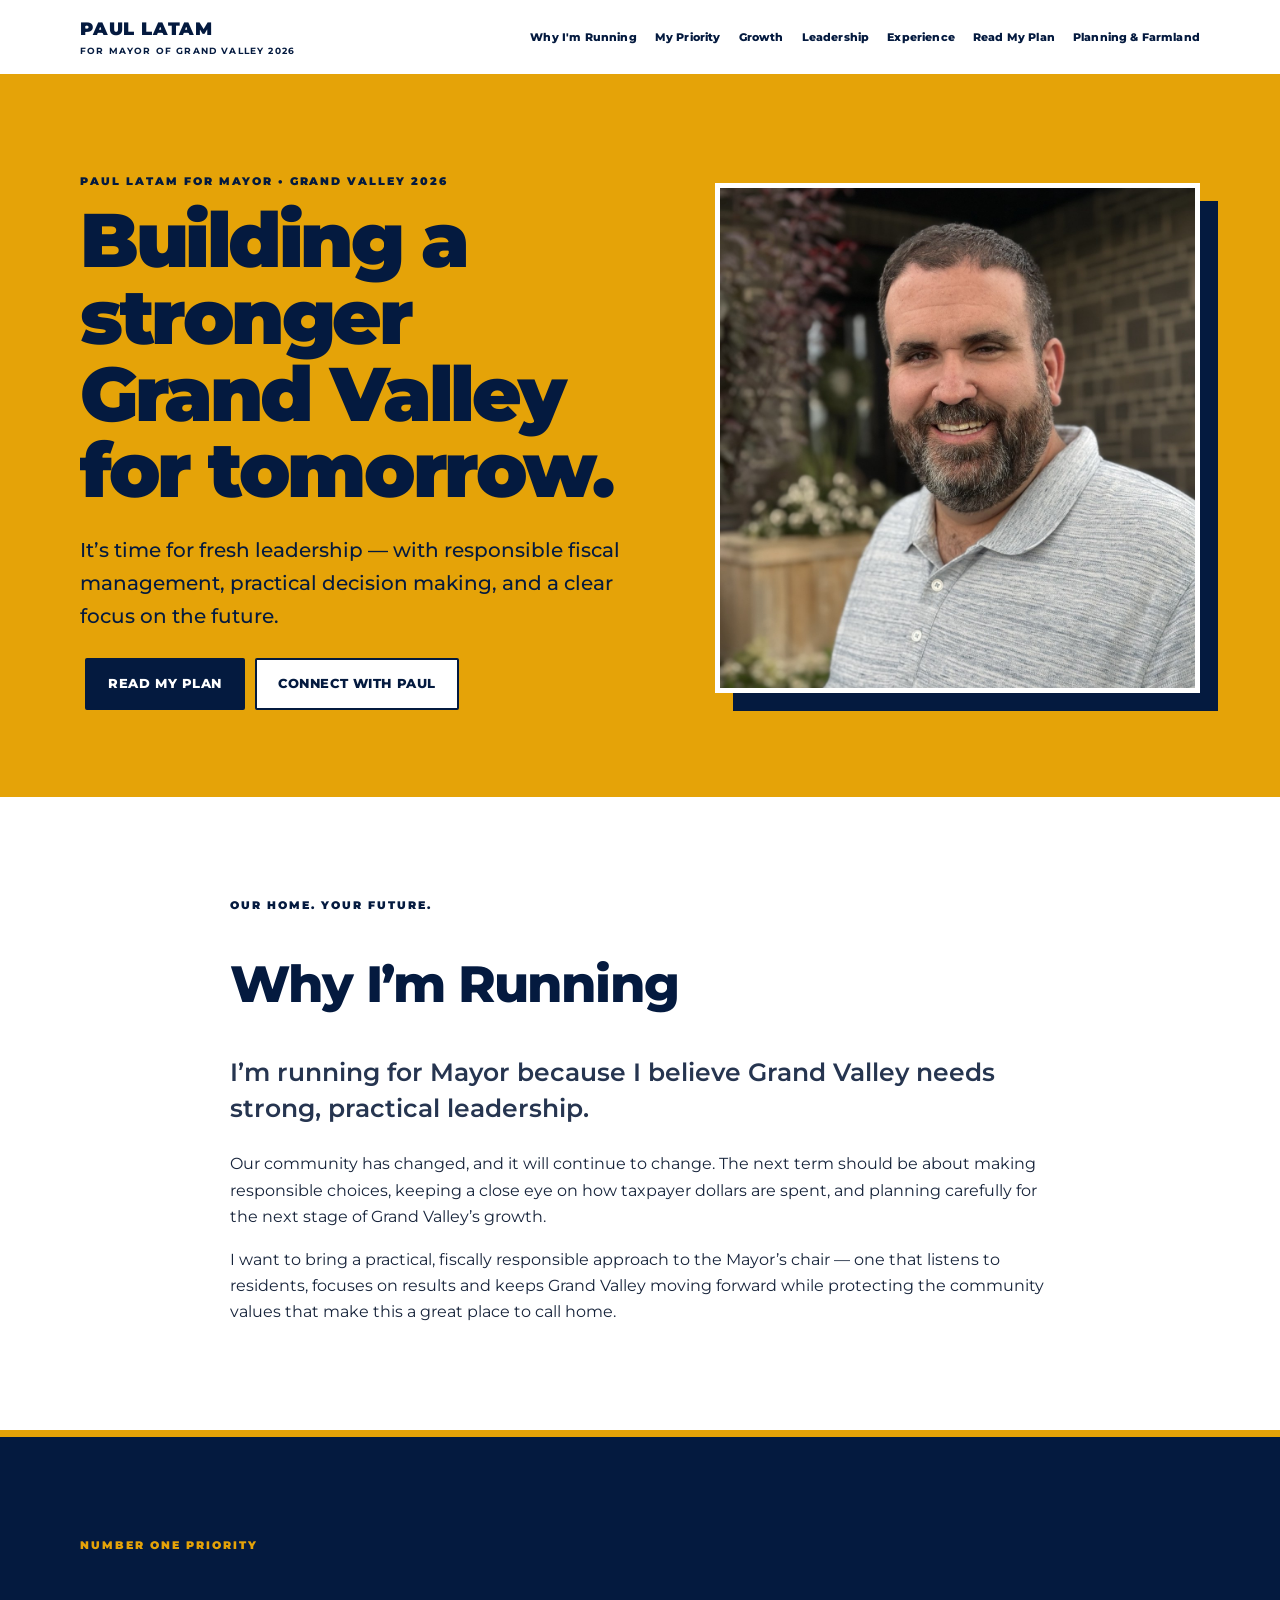
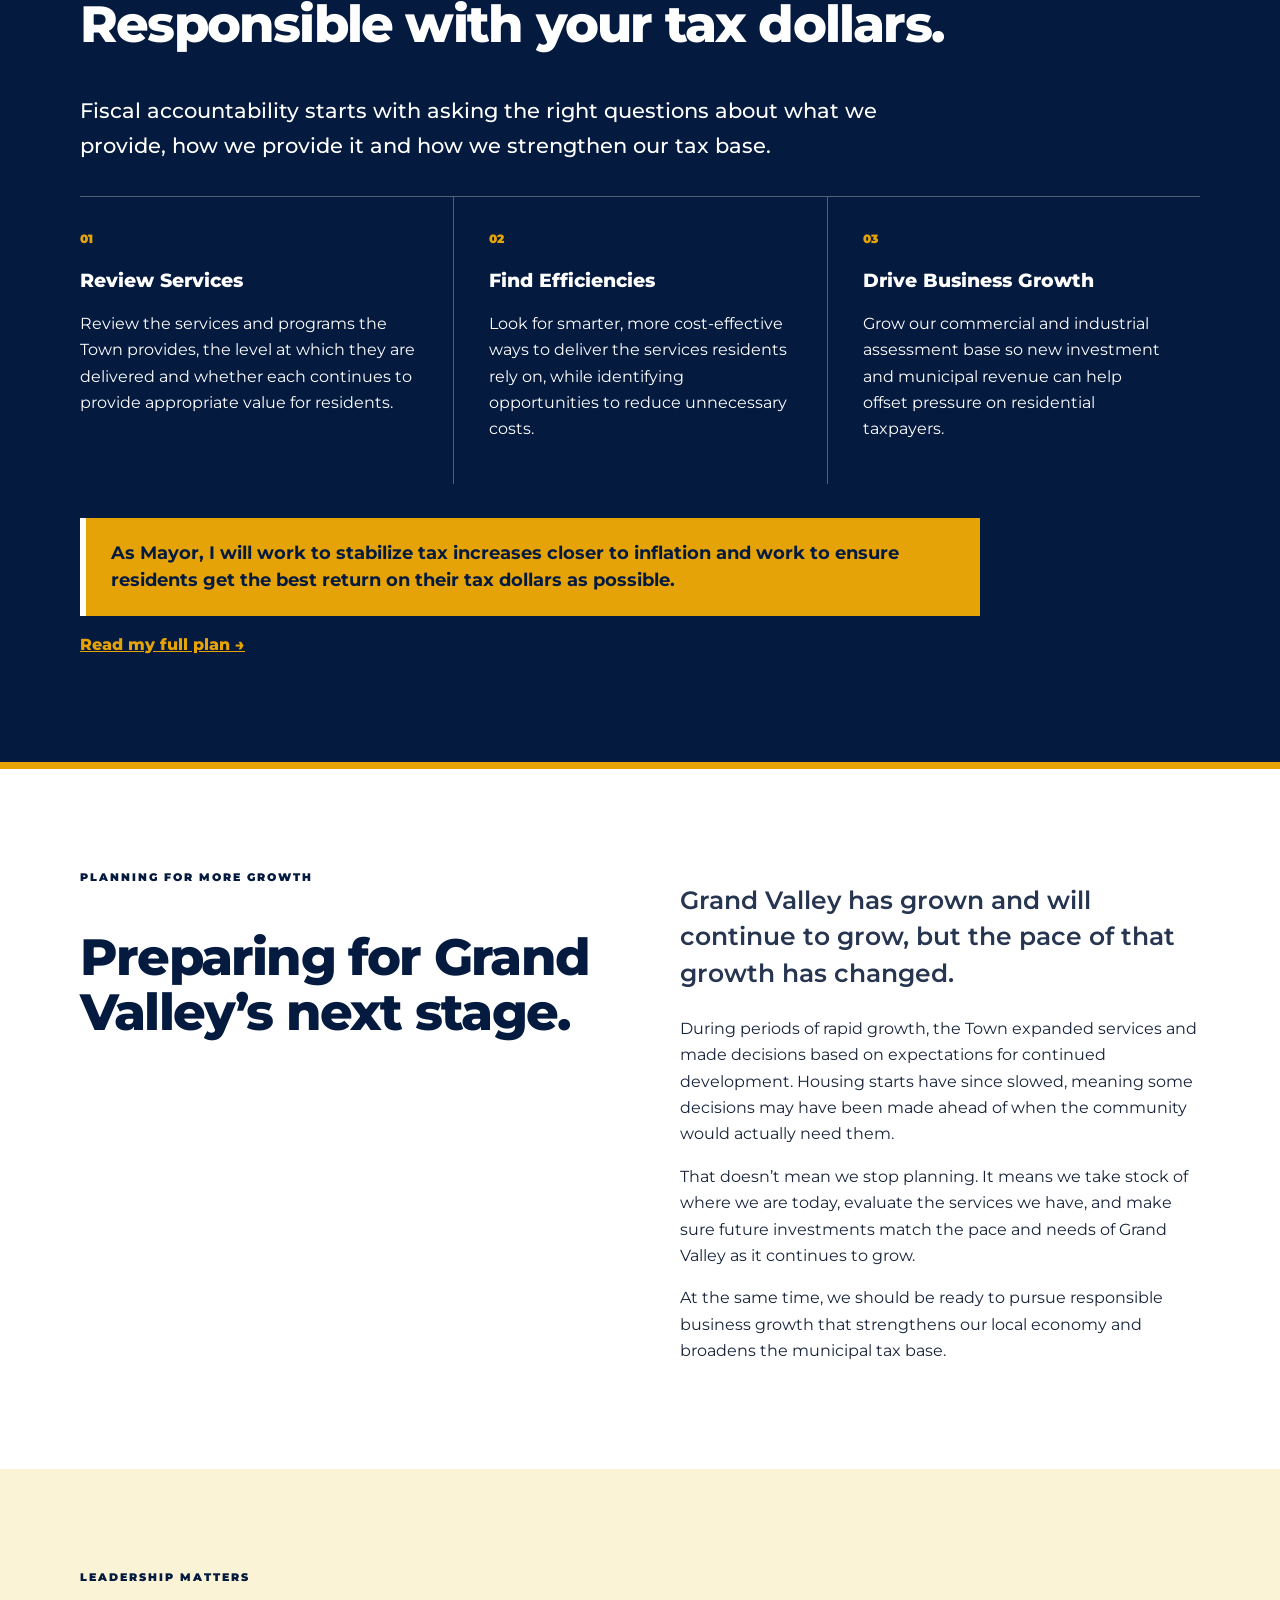
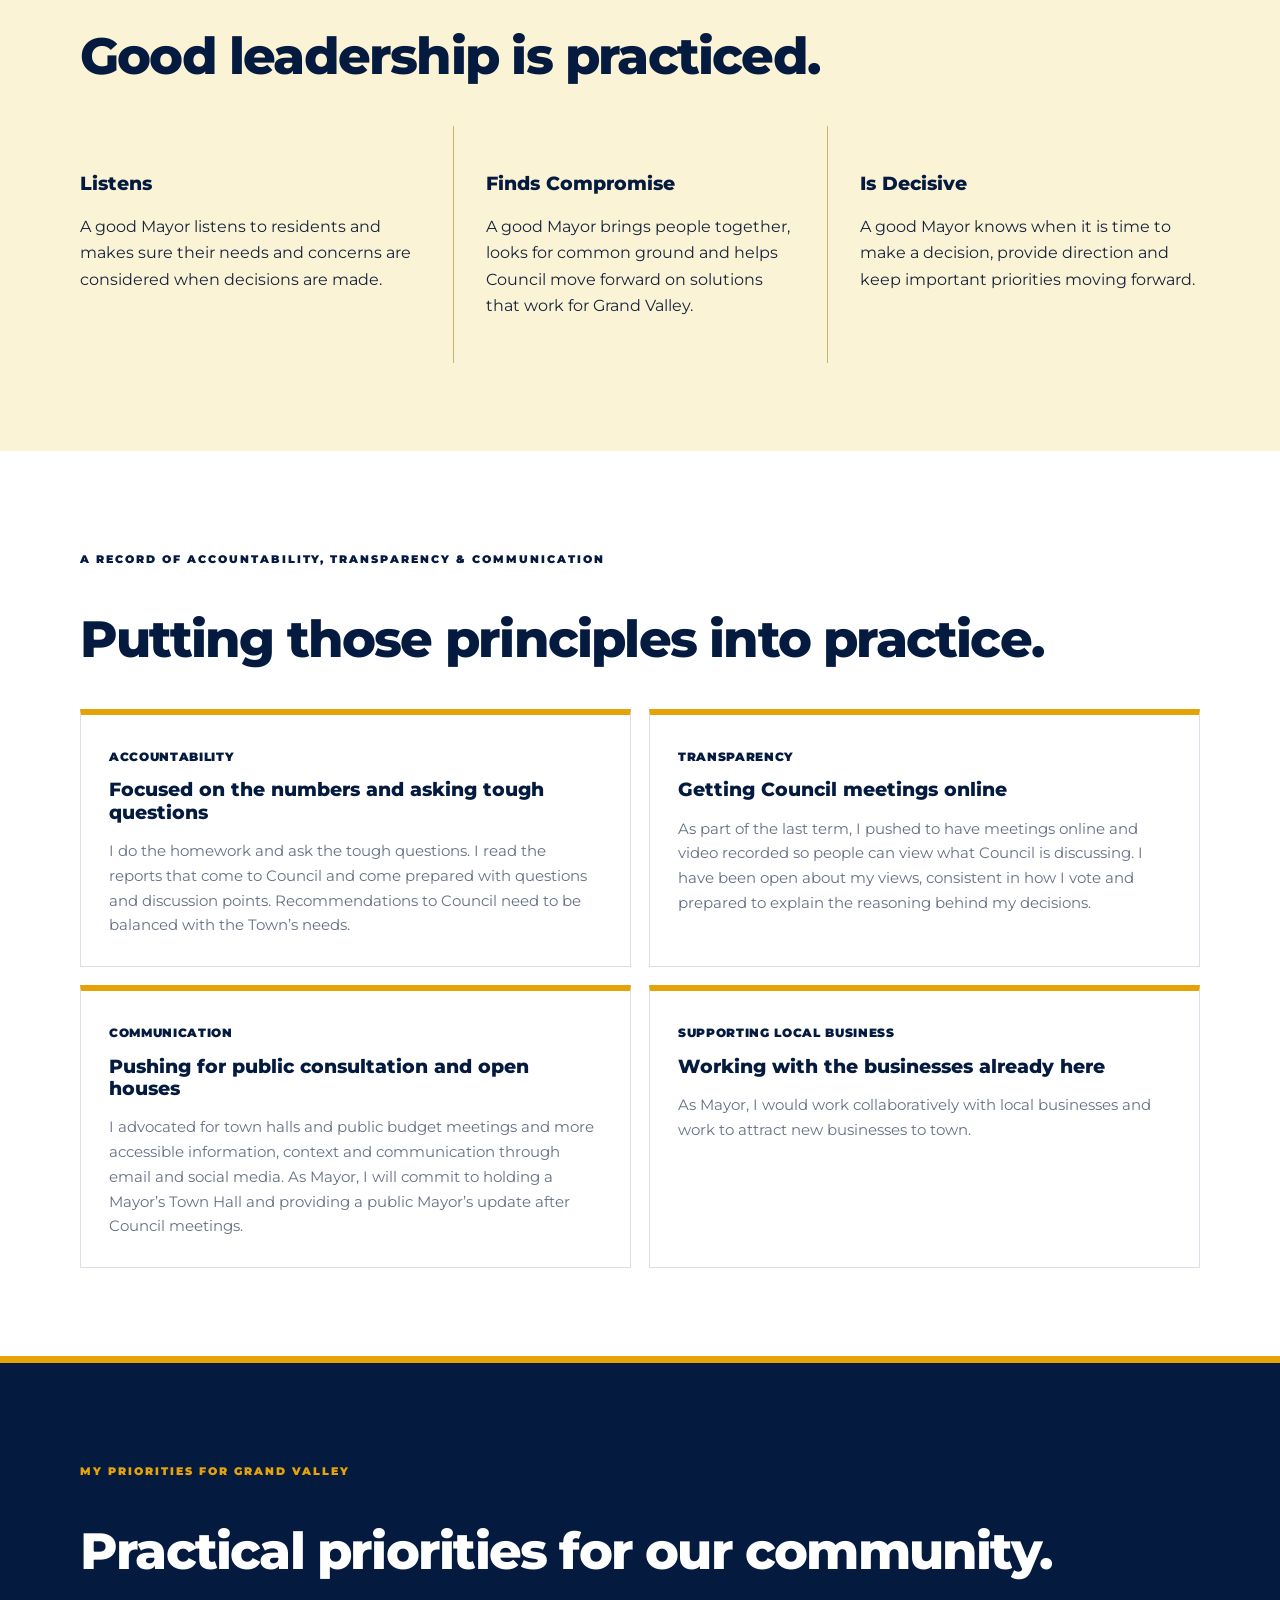
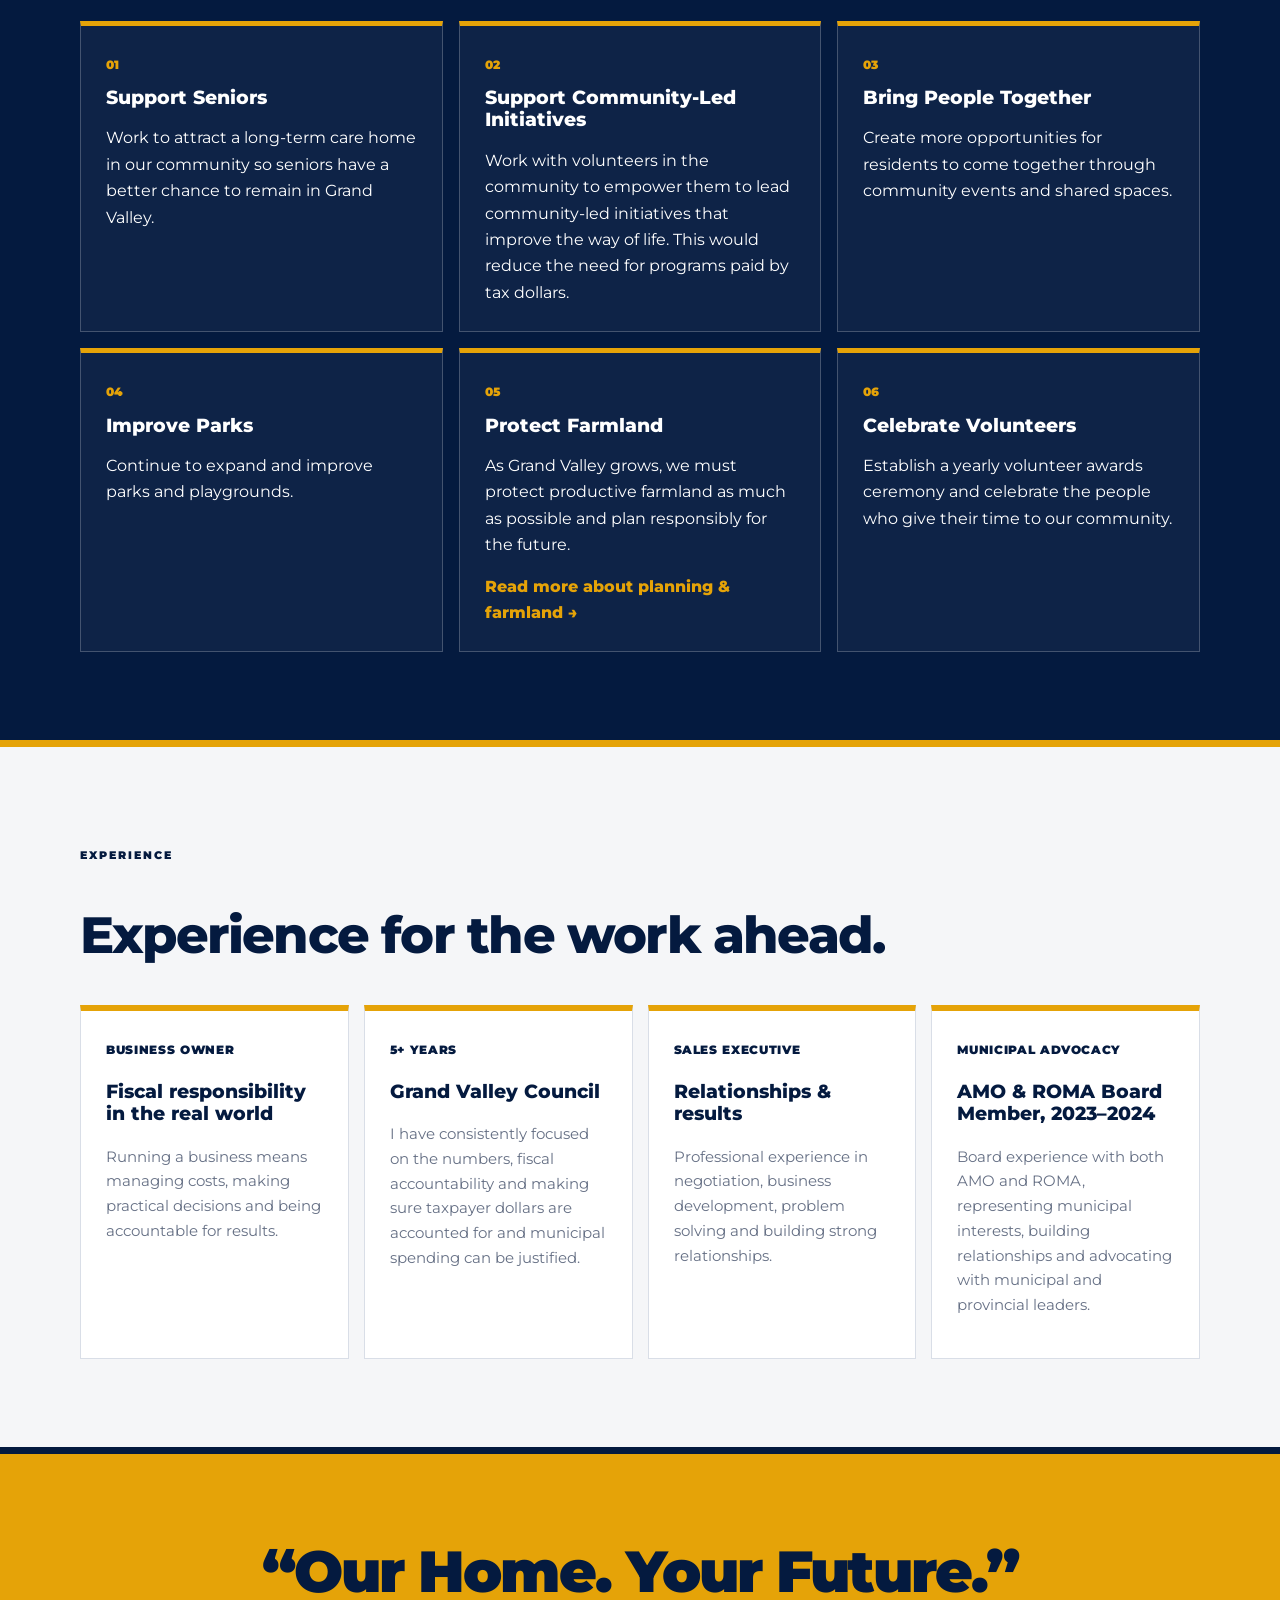
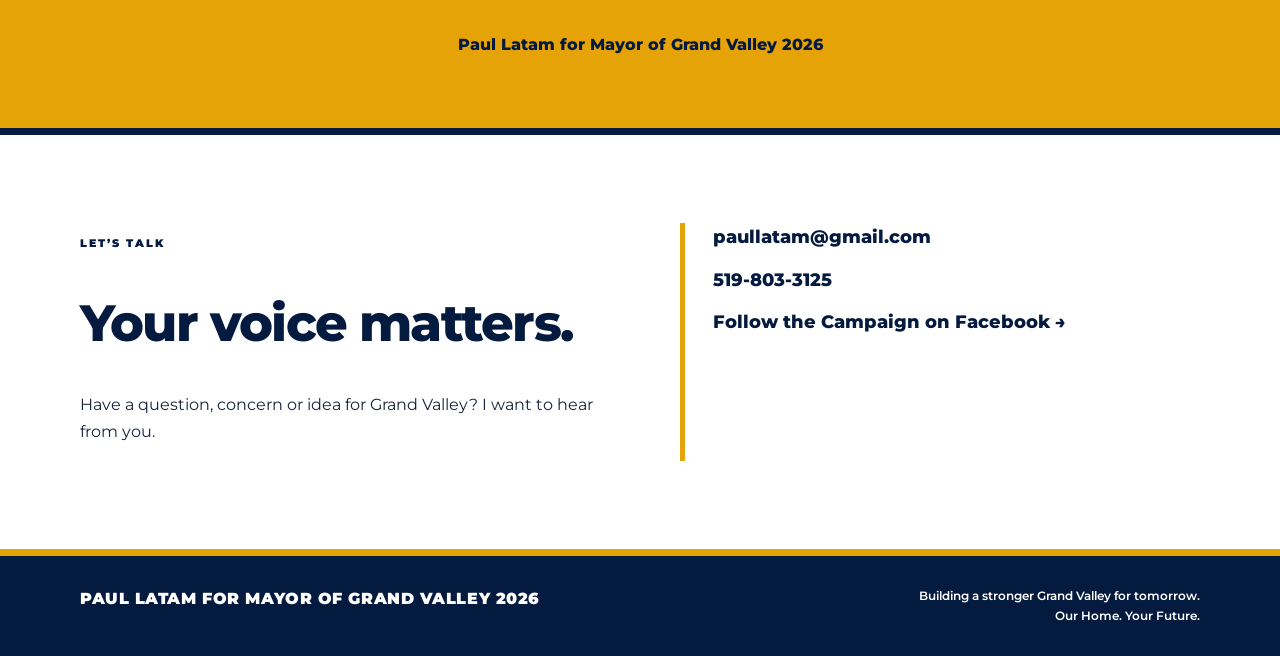
<file: index.html>
<!doctype html>
<html lang="en"><head><meta charset="utf-8"><meta name="viewport" content="width=device-width,initial-scale=1">
<title>Paul Latam for Mayor of Grand Valley 2026</title><meta name="description" content="Paul Latam for Mayor of Grand Valley 2026. Building a stronger Grand Valley for tomorrow.">
<link rel="stylesheet" href="styles.css"></head><body>
<header><div class="wrap nav"><a class="brand" href="index.html">PAUL LATAM <span>FOR MAYOR OF GRAND VALLEY 2026</span></a>
<nav><a href="#why">Why I'm Running</a><a href="#priority">My Priority</a><a href="#growth">Growth</a><a href="#leadership">Leadership</a><a href="#experience">Experience</a><a href="plan.html">Read My Plan</a><a href="planning-farmland.html">Planning & Farmland</a></nav></div></header>
<main>
<section class="hero"><div class="wrap hero-grid"><div><p class="eyebrow">PAUL LATAM FOR MAYOR • GRAND VALLEY 2026</p>
<h1>Building a stronger<br>Grand Valley <em>for tomorrow.</em></h1>
<p class="lead">It’s time for fresh leadership — with responsible fiscal management, practical decision making, and a clear focus on the future.</p>
<div class="buttons"><a class="btn" href="plan.html">Read My Plan</a><a class="btn alt" href="#contact">Connect With Paul</a></div></div>
<div class="photo"><img src="paul-latam.jpg" alt="Paul Latam, candidate for Mayor of Grand Valley"></div></div></section>

<section id="why" class="section"><div class="wrap narrow"><p class="eyebrow">OUR HOME. YOUR FUTURE.</p><h2>Why I’m Running</h2>
<p class="big">I’m running for Mayor because I believe Grand Valley needs strong, practical leadership.</p>
<p>Our community has changed, and it will continue to change. The next term should be about making responsible choices, keeping a close eye on how taxpayer dollars are spent, and planning carefully for the next stage of Grand Valley’s growth.</p>
<p>I want to bring a practical, fiscally responsible approach to the Mayor’s chair — one that listens to residents, focuses on results and keeps Grand Valley moving forward while protecting the community values that make this a great place to call home.</p></div></section>

<section id="priority" class="section green"><div class="wrap"><p class="eyebrow">NUMBER ONE PRIORITY</p><h2>Responsible with your tax dollars.</h2>
<p class="intro">Fiscal accountability starts with asking the right questions about what we provide, how we provide it and how we strengthen our tax base.</p>
<div class="three"><article><b>01</b><h3>Review Services</h3><p>Review the services and programs the Town provides, the level at which they are delivered and whether each continues to provide appropriate value for residents.</p></article>
<article><b>02</b><h3>Find Efficiencies</h3><p>Look for smarter, more cost-effective ways to deliver the services residents rely on, while identifying opportunities to reduce unnecessary costs.</p></article>
<article><b>03</b><h3>Drive Business Growth</h3><p>Grow our commercial and industrial assessment base so new investment and municipal revenue can help offset pressure on residential taxpayers.</p></article></div>
<div class="tax-goal"><strong>As Mayor, I will work to stabilize tax increases closer to inflation and work to ensure residents get the best return on their tax dollars as possible.</strong></div>
<p class="more"><a href="plan.html">Read my full plan →</a></p></div></section>

<section id="growth" class="section"><div class="wrap two"><div><p class="eyebrow">PLANNING FOR MORE GROWTH</p><h2>Preparing for Grand Valley’s next stage.</h2></div><div>
<p class="big">Grand Valley has grown and will continue to grow, but the pace of that growth has changed.</p>
<p>During periods of rapid growth, the Town expanded services and made decisions based on expectations for continued development. Housing starts have since slowed, meaning some decisions may have been made ahead of when the community would actually need them.</p>
<p>That doesn’t mean we stop planning. It means we take stock of where we are today, evaluate the services we have, and make sure future investments match the pace and needs of Grand Valley as it continues to grow.</p>
<p>At the same time, we should be ready to pursue responsible business growth that strengthens our local economy and broadens the municipal tax base.</p></div></div></section>

<section id="leadership" class="section cream"><div class="wrap"><p class="eyebrow">LEADERSHIP MATTERS</p><h2>Good leadership is practiced.</h2>
<div class="leadgrid"><article><h3>Listens</h3><p>A good Mayor listens to residents and makes sure their needs and concerns are considered when decisions are made.</p></article>
<article><h3>Finds Compromise</h3><p>A good Mayor brings people together, looks for common ground and helps Council move forward on solutions that work for Grand Valley.</p></article>
<article><h3>Is Decisive</h3><p>A good Mayor knows when it is time to make a decision, provide direction and keep important priorities moving forward.</p></article></div></div></section>

<section id="record" class="section"><div class="wrap"><p class="eyebrow">A RECORD OF ACCOUNTABILITY, TRANSPARENCY & COMMUNICATION</p><h2>Putting those principles into practice.</h2>
<div class="recordgrid">
<article><b>ACCOUNTABILITY</b><h3>Focused on the numbers and asking tough questions</h3><p>I do the homework and ask the tough questions. I read the reports that come to Council and come prepared with questions and discussion points. Recommendations to Council need to be balanced with the Town’s needs.</p></article>
<article><b>TRANSPARENCY</b><h3>Getting Council meetings online</h3><p>As part of the last term, I pushed to have meetings online and video recorded so people can view what Council is discussing. I have been open about my views, consistent in how I vote and prepared to explain the reasoning behind my decisions.</p></article>
<article><b>COMMUNICATION</b><h3>Pushing for public consultation and open houses</h3><p>I advocated for town halls and public budget meetings and more accessible information, context and communication through email and social media. As Mayor, I will commit to holding a Mayor’s Town Hall and providing a public Mayor’s update after Council meetings.</p></article>
<article><b>SUPPORTING LOCAL BUSINESS</b><h3>Working with the businesses already here</h3><p>As Mayor, I would work collaboratively with local businesses and work to attract new businesses to town.</p></article>
</div></div></section>

<section id="priorities" class="section priorities-section"><div class="wrap"><p class="eyebrow">MY PRIORITIES FOR GRAND VALLEY</p><h2>Practical priorities for our community.</h2>
<div class="prioritygrid">
<article><b>01</b><h3>Support Seniors</h3><p>Work to attract a long-term care home in our community so seniors have a better chance to remain in Grand Valley.</p></article>
<article><b>02</b><h3>Support Community-Led Initiatives</h3><p>Work with volunteers in the community to empower them to lead community-led initiatives that improve the way of life. This would reduce the need for programs paid by tax dollars.</p></article>
<article><b>03</b><h3>Bring People Together</h3><p>Create more opportunities for residents to come together through community events and shared spaces.</p></article>
<article><b>04</b><h3>Improve Parks</h3><p>Continue to expand and improve parks and playgrounds.</p></article>
<article><b>05</b><h3>Protect Farmland</h3><p>As Grand Valley grows, we must protect productive farmland as much as possible and plan responsibly for the future.</p><p class="card-link"><a href="planning-farmland.html">Read more about planning & farmland →</a></p></article>
<article><b>06</b><h3>Celebrate Volunteers</h3><p>Establish a yearly volunteer awards ceremony and celebrate the people who give their time to our community.</p></article>
</div></div></section>

<section id="experience" class="section gray"><div class="wrap"><p class="eyebrow">EXPERIENCE</p><h2>Experience for the work ahead.</h2>
<div class="cards">
<article><b>BUSINESS OWNER</b><h3>Fiscal responsibility in the real world</h3><p>Running a business means managing costs, making practical decisions and being accountable for results.</p></article>
<article><b>5+ YEARS</b><h3>Grand Valley Council</h3><p>I have consistently focused on the numbers, fiscal accountability and making sure taxpayer dollars are accounted for and municipal spending can be justified.</p></article>
<article><b>SALES EXECUTIVE</b><h3>Relationships & results</h3><p>Professional experience in negotiation, business development, problem solving and building strong relationships.</p></article>
<article><b>MUNICIPAL ADVOCACY</b><h3>AMO & ROMA Board Member, 2023–2024</h3><p>Board experience with both AMO and ROMA, representing municipal interests, building relationships and advocating with municipal and provincial leaders.</p></article>
</div></div></section>

<section class="quote"><div class="wrap"><blockquote>“Our Home. Your Future.”</blockquote><strong>Paul Latam for Mayor of Grand Valley 2026</strong></div></section>

<section id="contact" class="section"><div class="wrap two"><div><p class="eyebrow">LET’S TALK</p><h2>Your voice matters.</h2><p>Have a question, concern or idea for Grand Valley? I want to hear from you.</p></div>
<div class="contact"><a href="mailto:paullatam@gmail.com">paullatam@gmail.com</a><a href="tel:+15198033125">519-803-3125</a><a href="https://www.facebook.com/share/17rsayq1ad/?mibextid=wwXIfr" target="_blank" rel="noopener">Follow the Campaign on Facebook →</a></div></div></section>
</main><footer><div class="wrap foot"><strong>PAUL LATAM FOR MAYOR OF GRAND VALLEY 2026</strong><span>Building a stronger Grand Valley for tomorrow.<br>Our Home. Your Future.</span></div></footer></body></html>
</file>
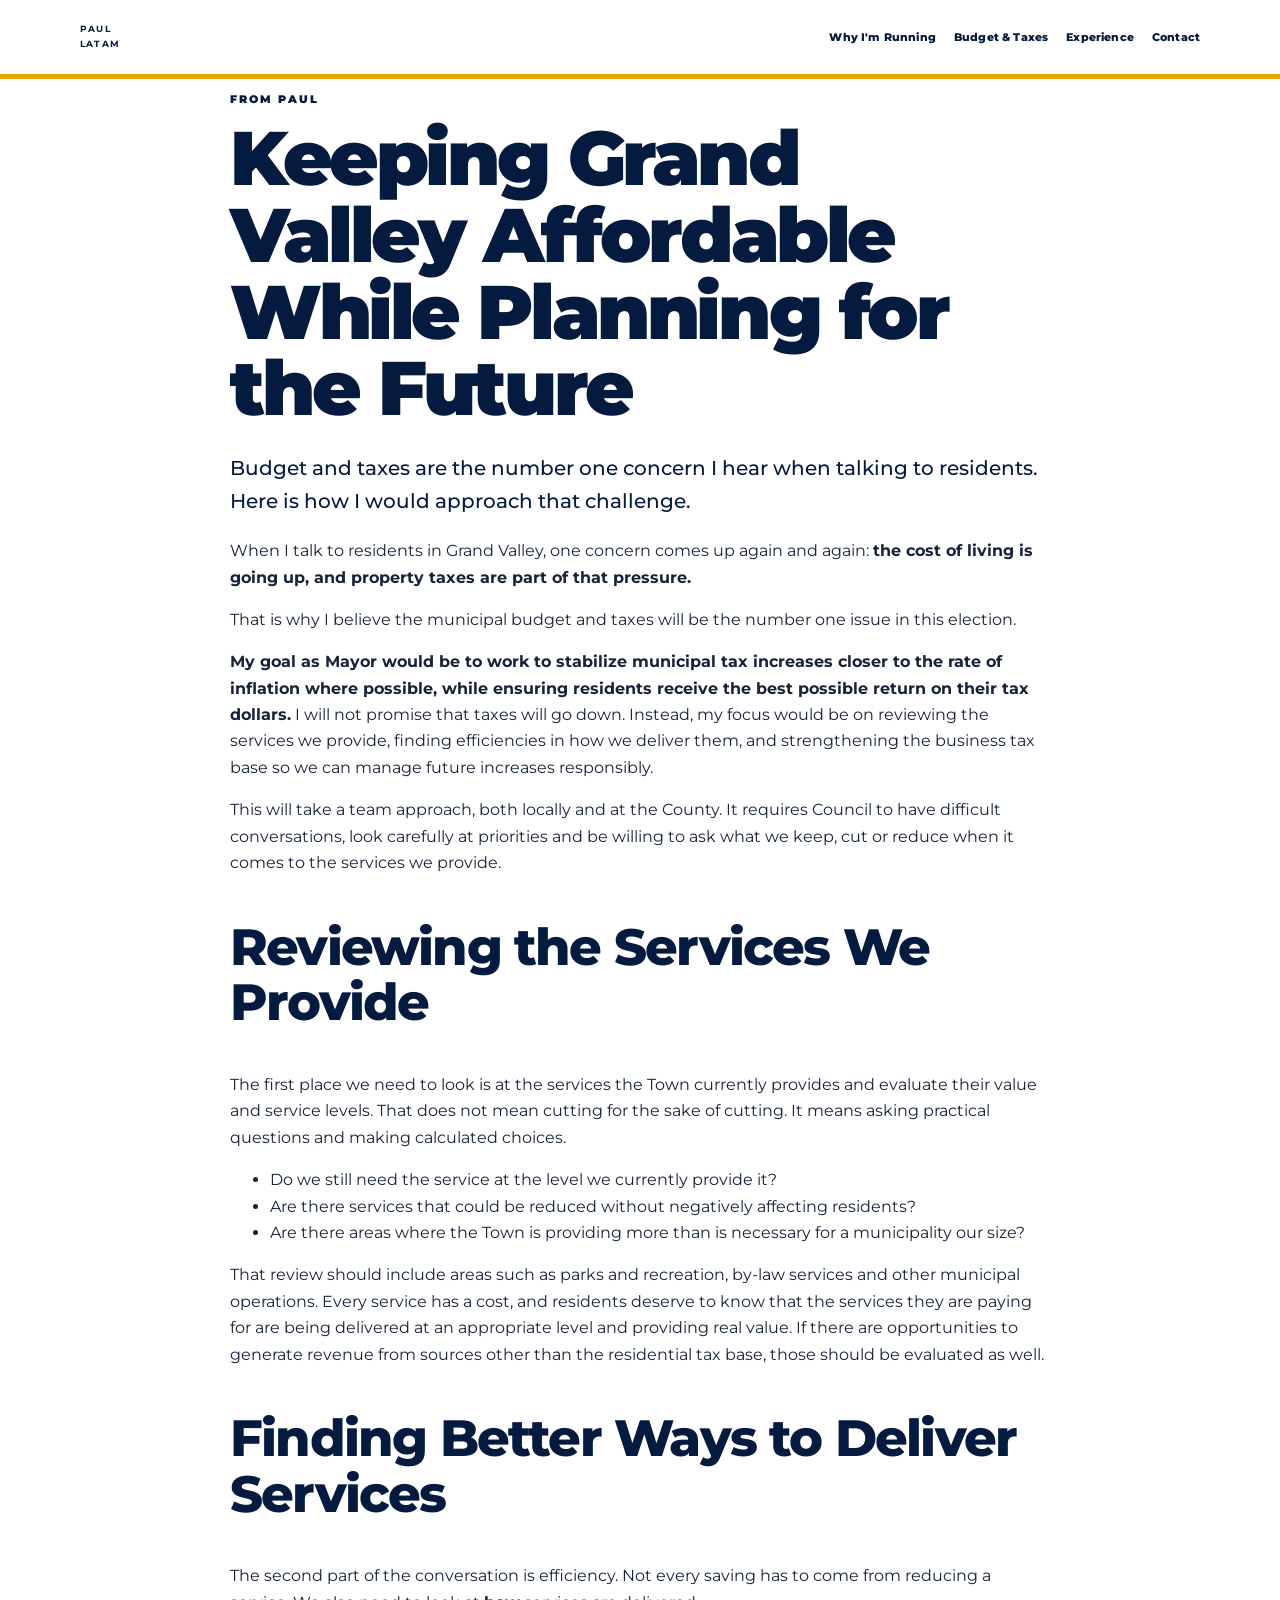
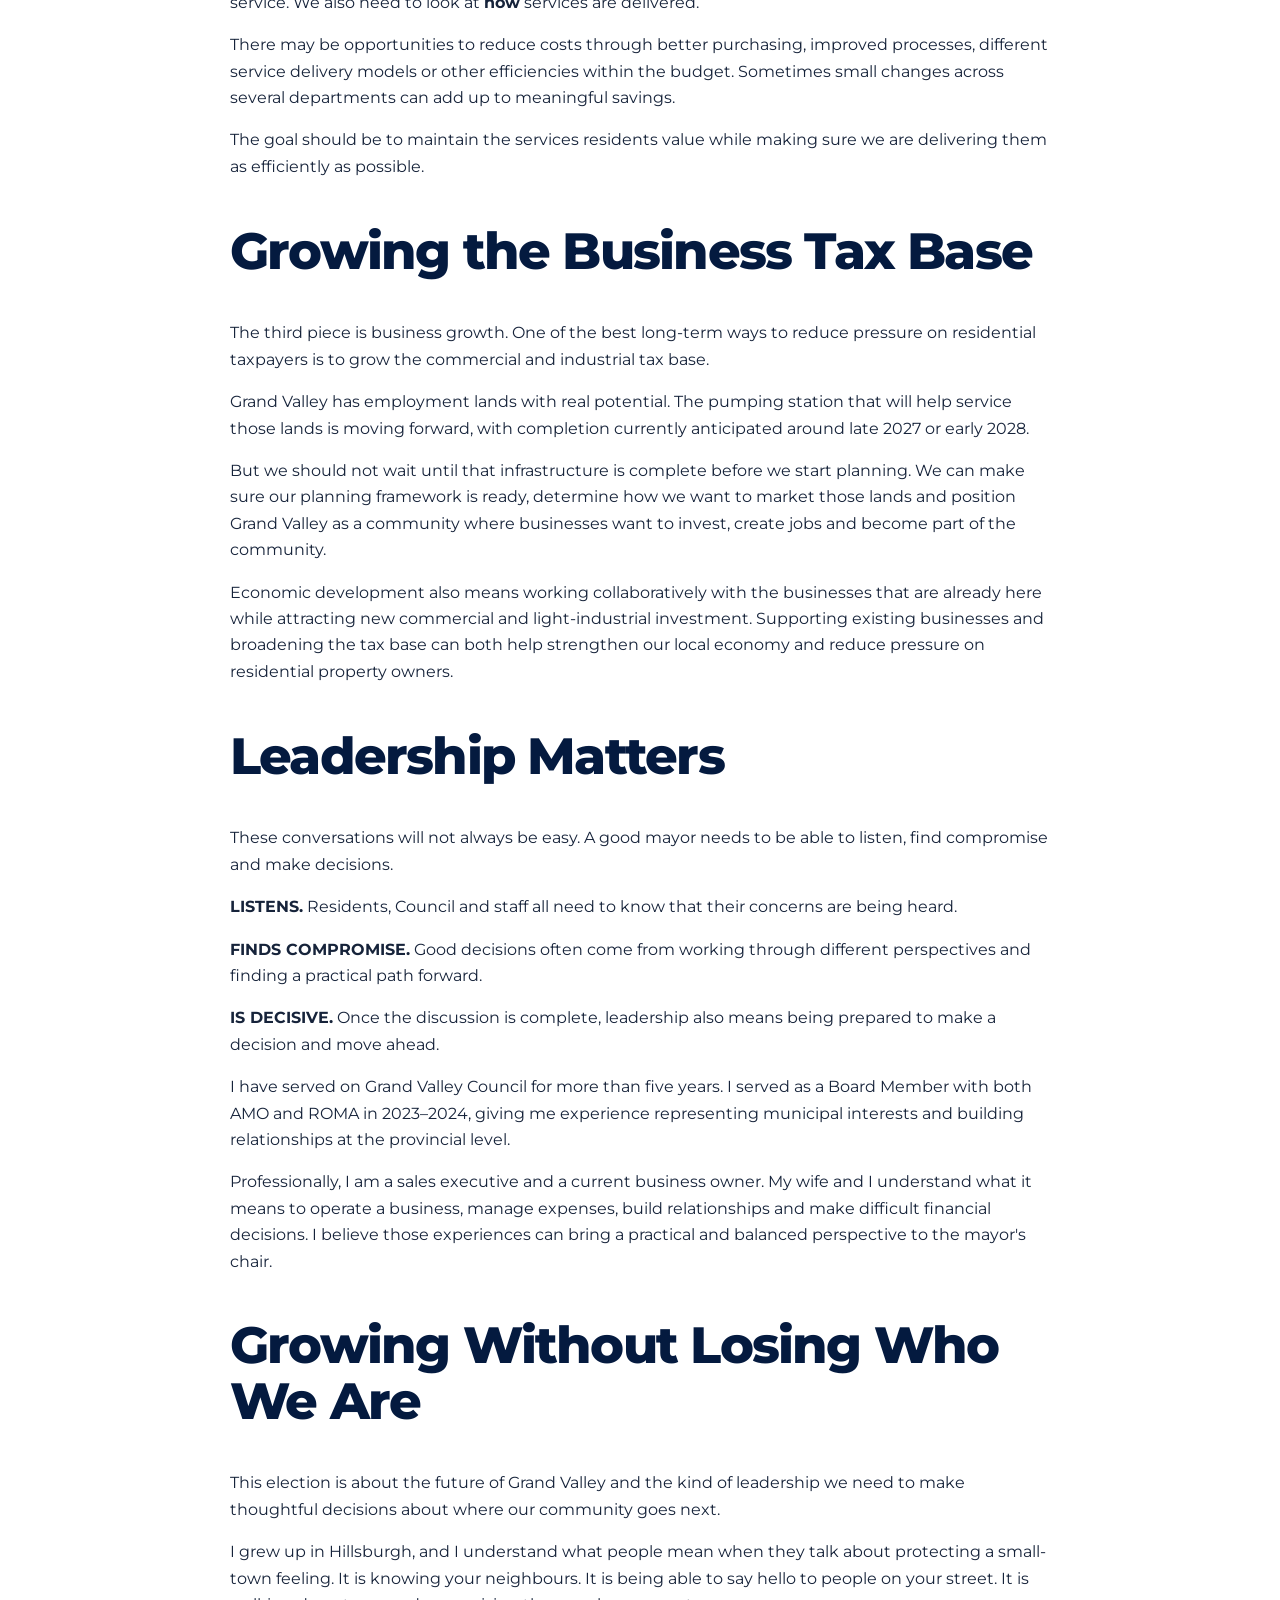
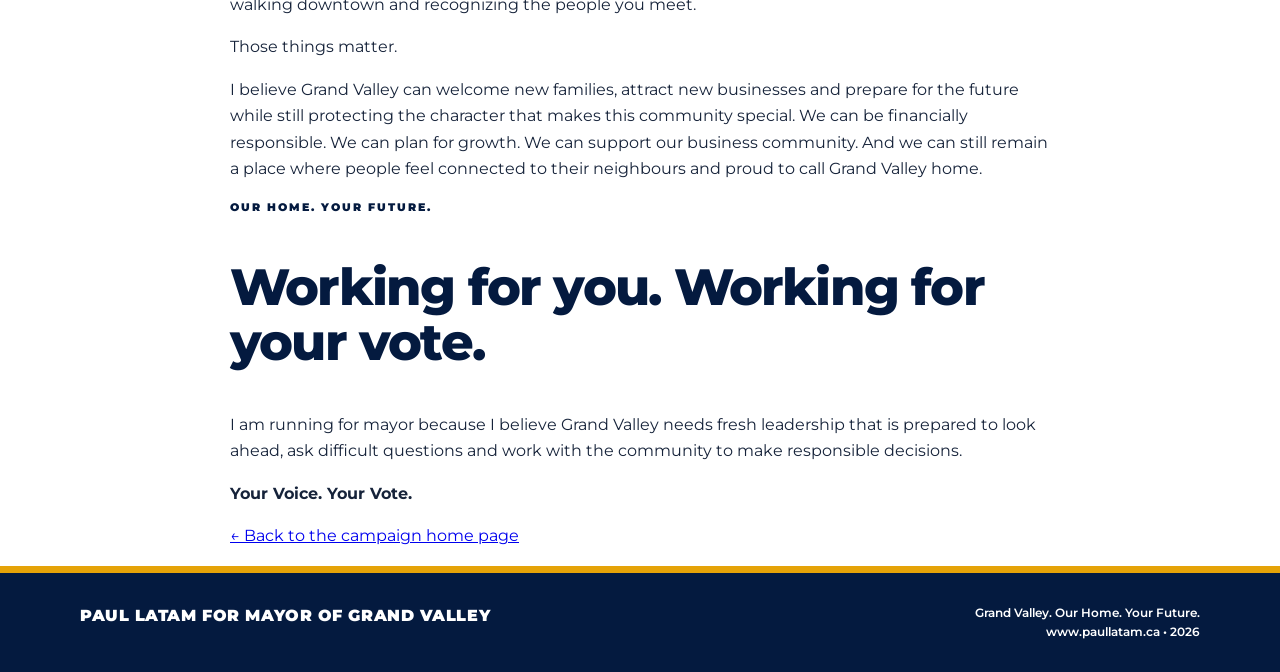
<file: keeping-grand-valley-affordable.html>
<!doctype html>
<html lang="en">
<head>
  <meta charset="utf-8">
  <meta name="viewport" content="width=device-width,initial-scale=1">
  <meta name="description" content="Paul Latam on Grand Valley's budget, taxes, services, efficiencies and business growth.">
  <title>Keeping Grand Valley Affordable While Planning for the Future | Paul Latam for Mayor</title>
  <link rel="stylesheet" href="styles.css">
</head>
<body>
<header>
  <div class="wrap nav">
    <a class="brand" href="index.html"><span class="brand-first">PAUL</span> <span class="brand-last">LATAM</span></a>
    <nav>
      <a href="index.html#why">Why I'm Running</a>
      <a href="index.html#taxes">Budget & Taxes</a>
      <a href="index.html#experience">Experience</a>
      <a href="index.html#contact">Contact</a>
    </nav>
  </div>
</header>

<main>
  <section class="article-hero">
    <div class="wrap narrow">
      <p class="eyebrow">FROM PAUL</p>
      <h1>Keeping Grand Valley Affordable While Planning for the Future</h1>
      <p class="lead">Budget and taxes are the number one concern I hear when talking to residents. Here is how I would approach that challenge.</p>
    </div>
  </section>

  <article class="article wrap narrow">
    <p>When I talk to residents in Grand Valley, one concern comes up again and again: <strong>the cost of living is going up, and property taxes are part of that pressure.</strong></p>

    <p>That is why I believe the municipal budget and taxes will be the number one issue in this election.</p>

    <p><strong>My goal as Mayor would be to work to stabilize municipal tax increases closer to the rate of inflation where possible, while ensuring residents receive the best possible return on their tax dollars.</strong> I will not promise that taxes will go down. Instead, my focus would be on reviewing the services we provide, finding efficiencies in how we deliver them, and strengthening the business tax base so we can manage future increases responsibly.</p>

    <p>This will take a team approach, both locally and at the County. It requires Council to have difficult conversations, look carefully at priorities and be willing to ask what we keep, cut or reduce when it comes to the services we provide.</p>

    <h2>Reviewing the Services We Provide</h2>

    <p>The first place we need to look is at the services the Town currently provides and evaluate their value and service levels. That does not mean cutting for the sake of cutting. It means asking practical questions and making calculated choices.</p>

    <ul>
      <li>Do we still need the service at the level we currently provide it?</li>
      <li>Are there services that could be reduced without negatively affecting residents?</li>
      <li>Are there areas where the Town is providing more than is necessary for a municipality our size?</li>
    </ul>

    <p>That review should include areas such as parks and recreation, by-law services and other municipal operations. Every service has a cost, and residents deserve to know that the services they are paying for are being delivered at an appropriate level and providing real value. If there are opportunities to generate revenue from sources other than the residential tax base, those should be evaluated as well.</p>

    <h2>Finding Better Ways to Deliver Services</h2>

    <p>The second part of the conversation is efficiency. Not every saving has to come from reducing a service. We also need to look at <strong>how</strong> services are delivered.</p>

    <p>There may be opportunities to reduce costs through better purchasing, improved processes, different service delivery models or other efficiencies within the budget. Sometimes small changes across several departments can add up to meaningful savings.</p>

    <p>The goal should be to maintain the services residents value while making sure we are delivering them as efficiently as possible.</p>

    <h2>Growing the Business Tax Base</h2>

    <p>The third piece is business growth. One of the best long-term ways to reduce pressure on residential taxpayers is to grow the commercial and industrial tax base.</p>

    <p>Grand Valley has employment lands with real potential. The pumping station that will help service those lands is moving forward, with completion currently anticipated around late 2027 or early 2028.</p>

    <p>But we should not wait until that infrastructure is complete before we start planning. We can make sure our planning framework is ready, determine how we want to market those lands and position Grand Valley as a community where businesses want to invest, create jobs and become part of the community.</p>

    <p>Economic development also means working collaboratively with the businesses that are already here while attracting new commercial and light-industrial investment. Supporting existing businesses and broadening the tax base can both help strengthen our local economy and reduce pressure on residential property owners.</p>

    <h2>Leadership Matters</h2>

    <p>These conversations will not always be easy. A good mayor needs to be able to listen, find compromise and make decisions.</p>

    <div class="article-points">
      <p><strong>LISTENS.</strong> Residents, Council and staff all need to know that their concerns are being heard.</p>
      <p><strong>FINDS COMPROMISE.</strong> Good decisions often come from working through different perspectives and finding a practical path forward.</p>
      <p><strong>IS DECISIVE.</strong> Once the discussion is complete, leadership also means being prepared to make a decision and move ahead.</p>
    </div>

    <p>I have served on Grand Valley Council for more than five years. I served as a Board Member with both AMO and ROMA in 2023–2024, giving me experience representing municipal interests and building relationships at the provincial level.</p>

    <p>Professionally, I am a sales executive and a current business owner. My wife and I understand what it means to operate a business, manage expenses, build relationships and make difficult financial decisions. I believe those experiences can bring a practical and balanced perspective to the mayor's chair.</p>

    <h2>Growing Without Losing Who We Are</h2>

    <p>This election is about the future of Grand Valley and the kind of leadership we need to make thoughtful decisions about where our community goes next.</p>

    <p>I grew up in Hillsburgh, and I understand what people mean when they talk about protecting a small-town feeling. It is knowing your neighbours. It is being able to say hello to people on your street. It is walking downtown and recognizing the people you meet.</p>

    <p>Those things matter.</p>

    <p>I believe Grand Valley can welcome new families, attract new businesses and prepare for the future while still protecting the character that makes this community special. We can be financially responsible. We can plan for growth. We can support our business community. And we can still remain a place where people feel connected to their neighbours and proud to call Grand Valley home.</p>

    <div class="article-close">
      <p class="eyebrow">OUR HOME. YOUR FUTURE.</p>
      <h2>Working for you. Working for your vote.</h2>
      <p>I am running for mayor because I believe Grand Valley needs fresh leadership that is prepared to look ahead, ask difficult questions and work with the community to make responsible decisions.</p>
      <p><strong>Your Voice. Your Vote.</strong></p>
    </div>

    <p class="back-link"><a href="index.html">← Back to the campaign home page</a></p>
  </article>
</main>

<footer>
  <div class="wrap foot">
    <strong>PAUL LATAM FOR MAYOR OF GRAND VALLEY</strong>
    <span>Grand Valley. Our Home. Your Future.<br>www.paullatam.ca • 2026</span>
  </div>
</footer>
</body>
</html>
</file>
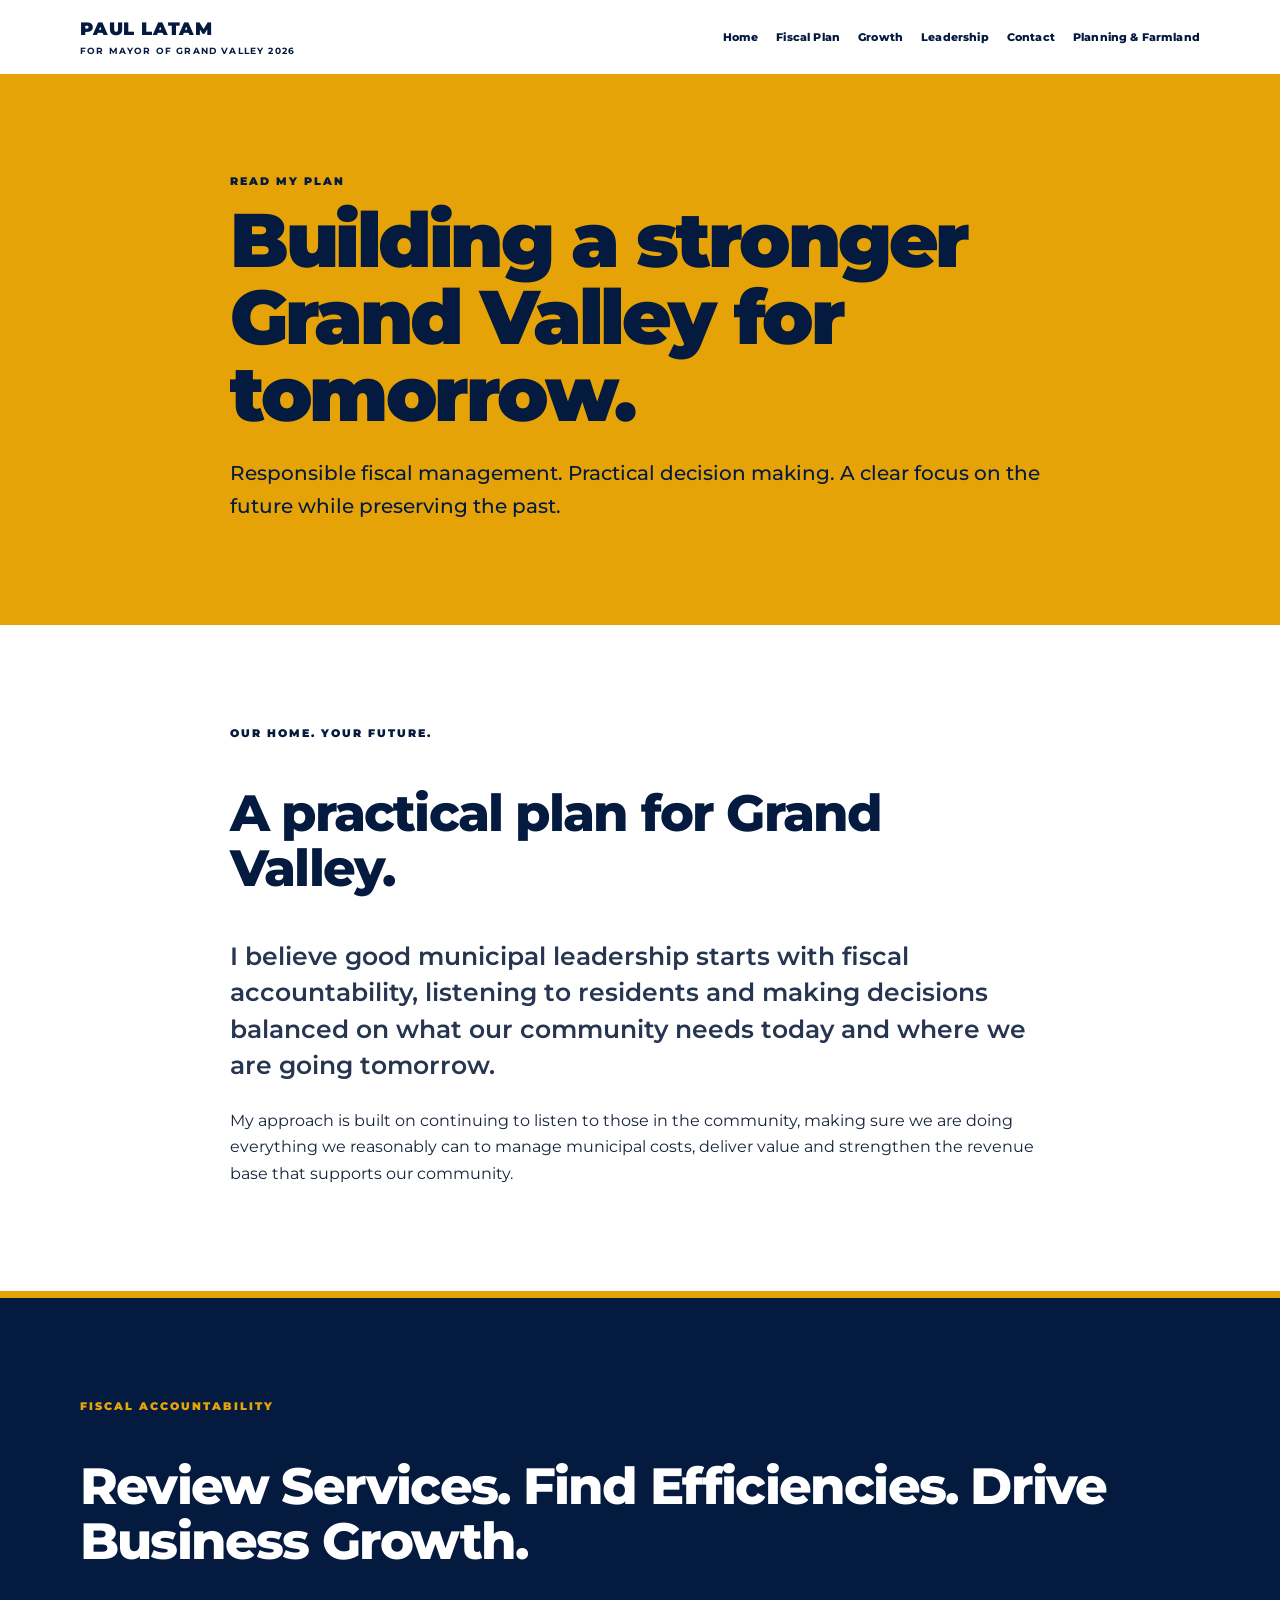
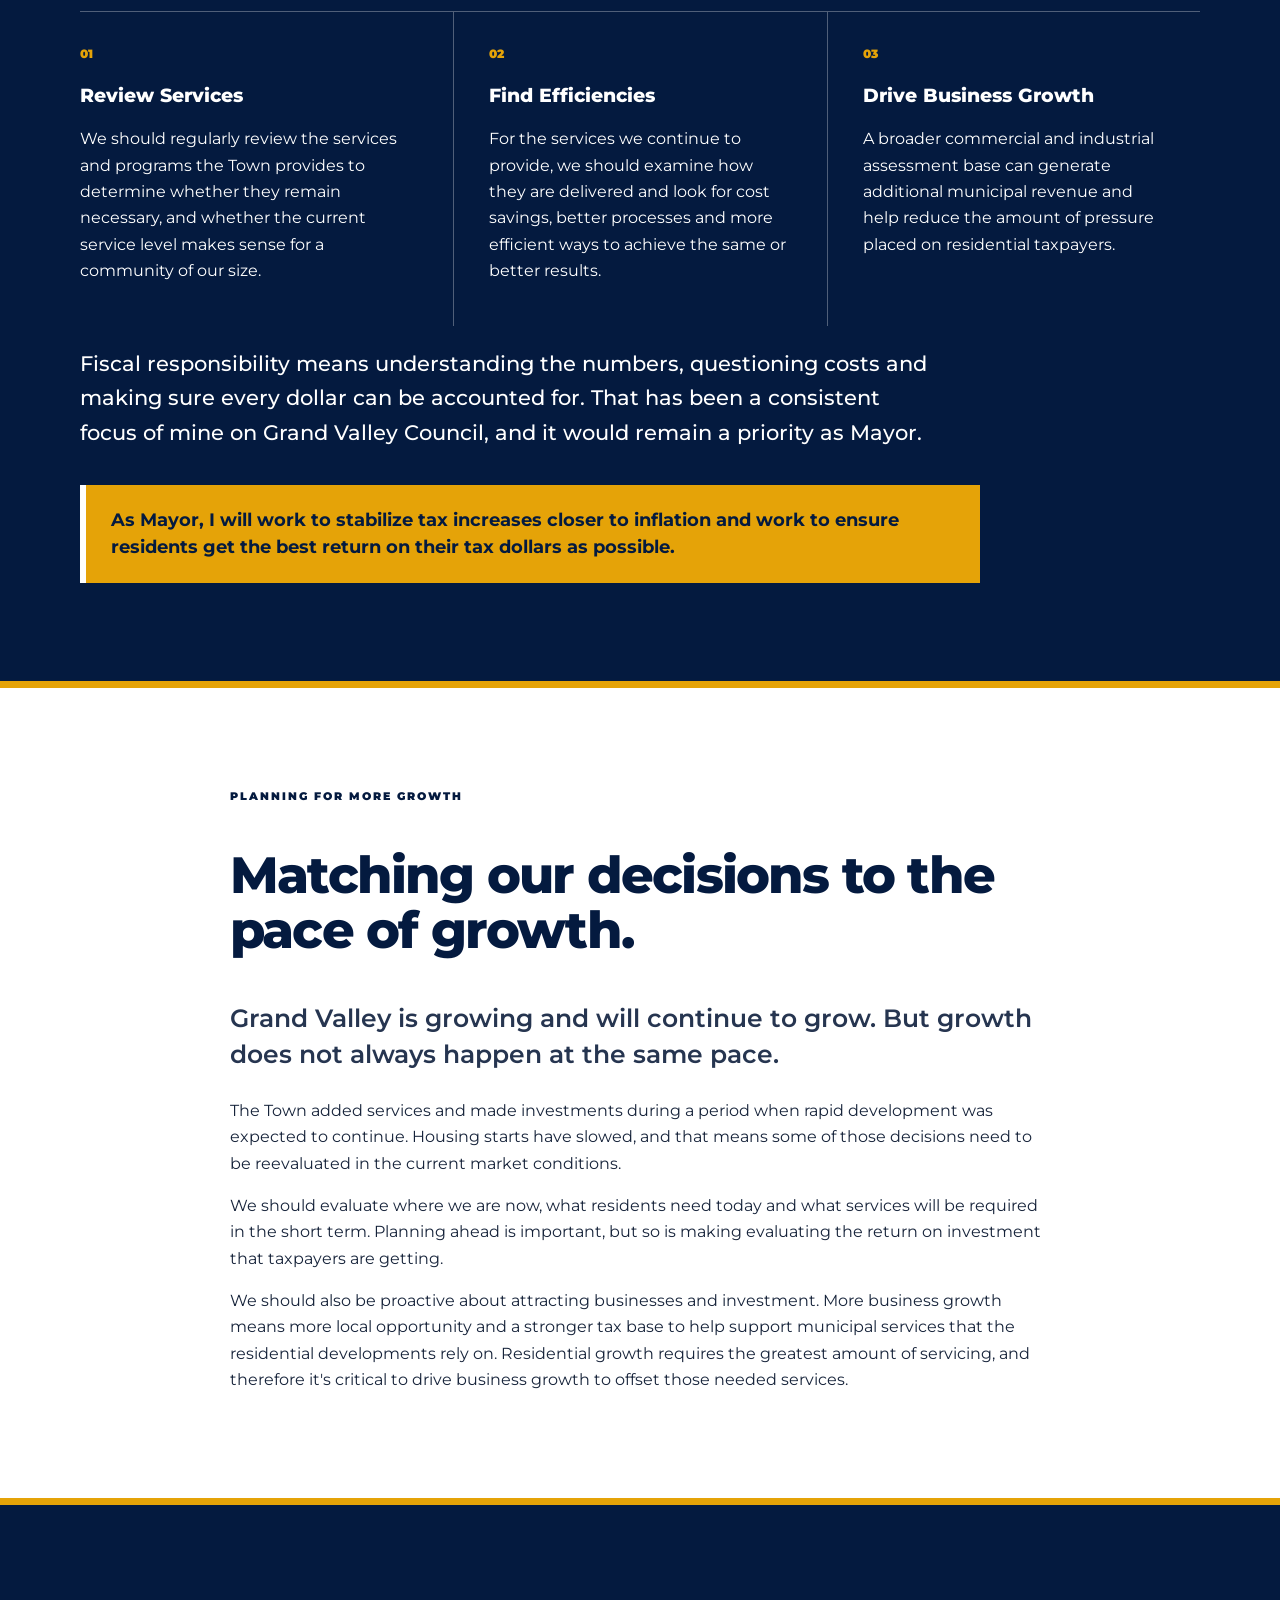
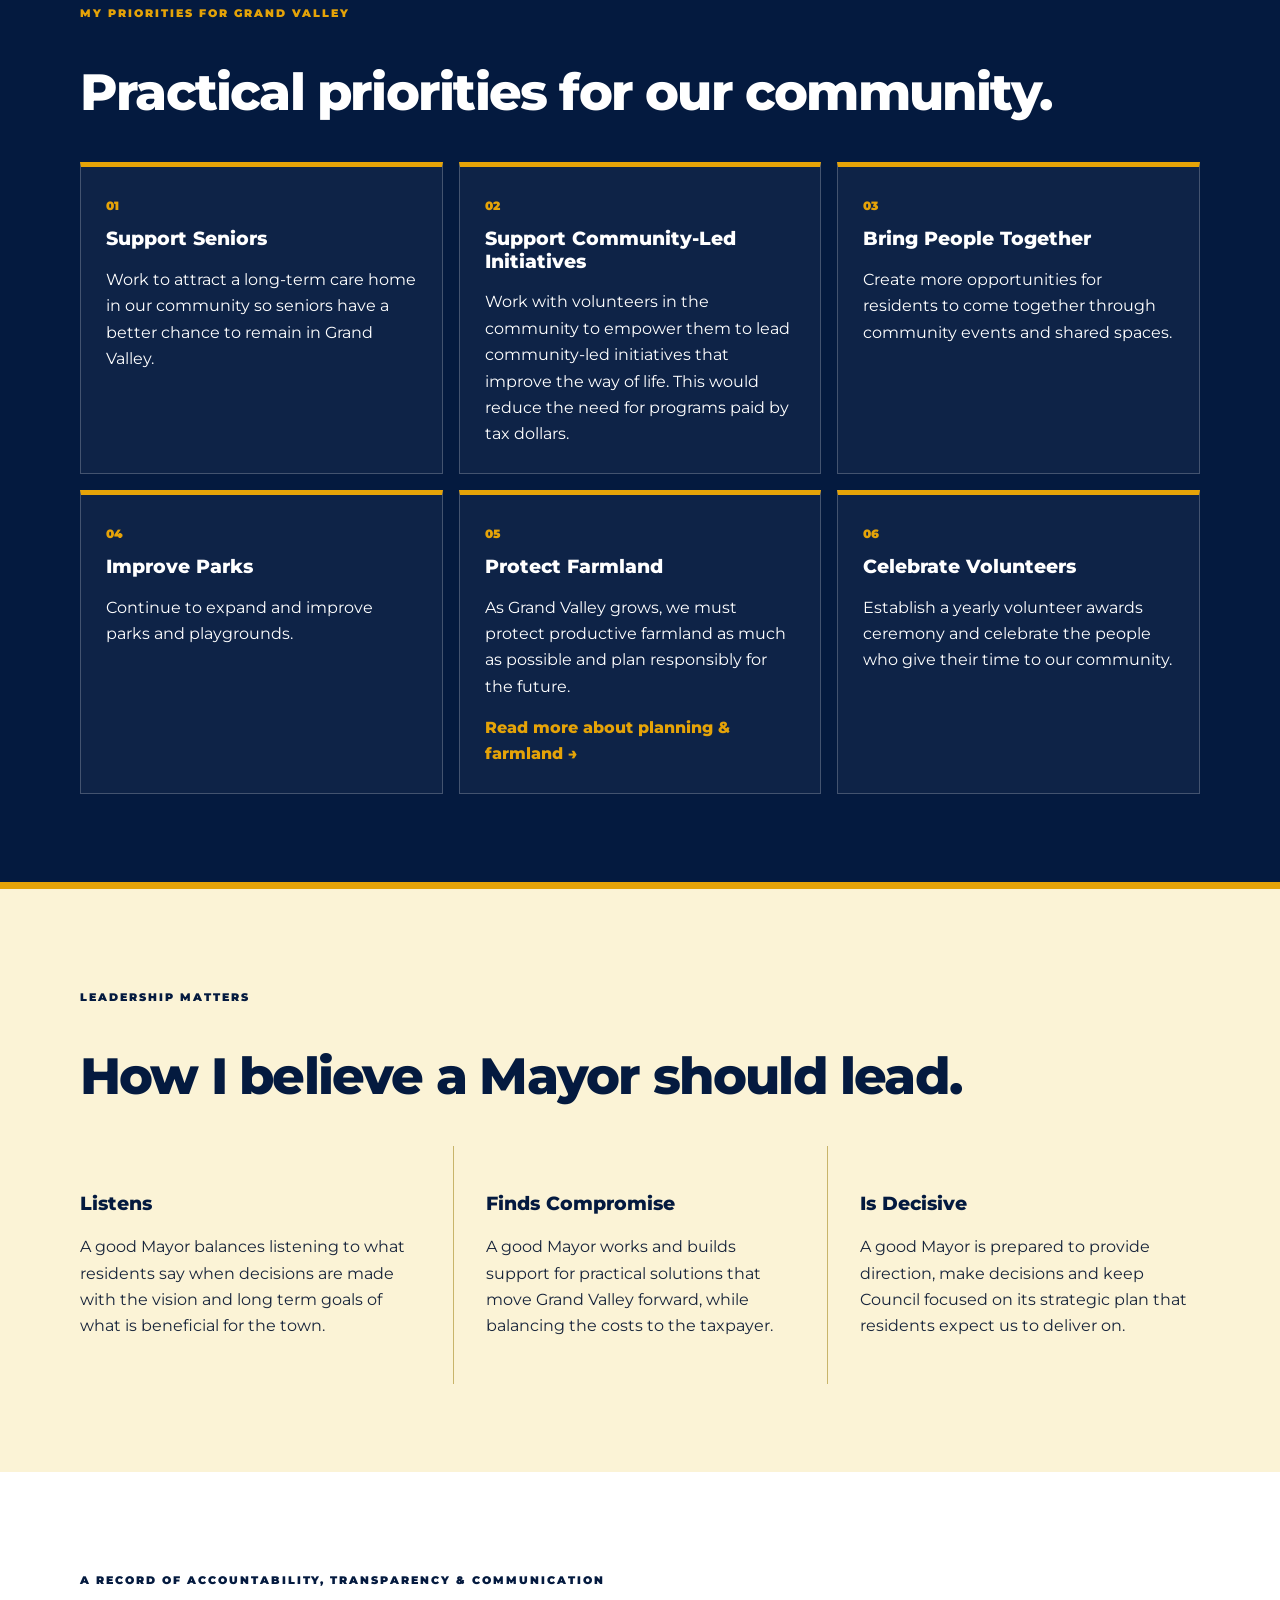
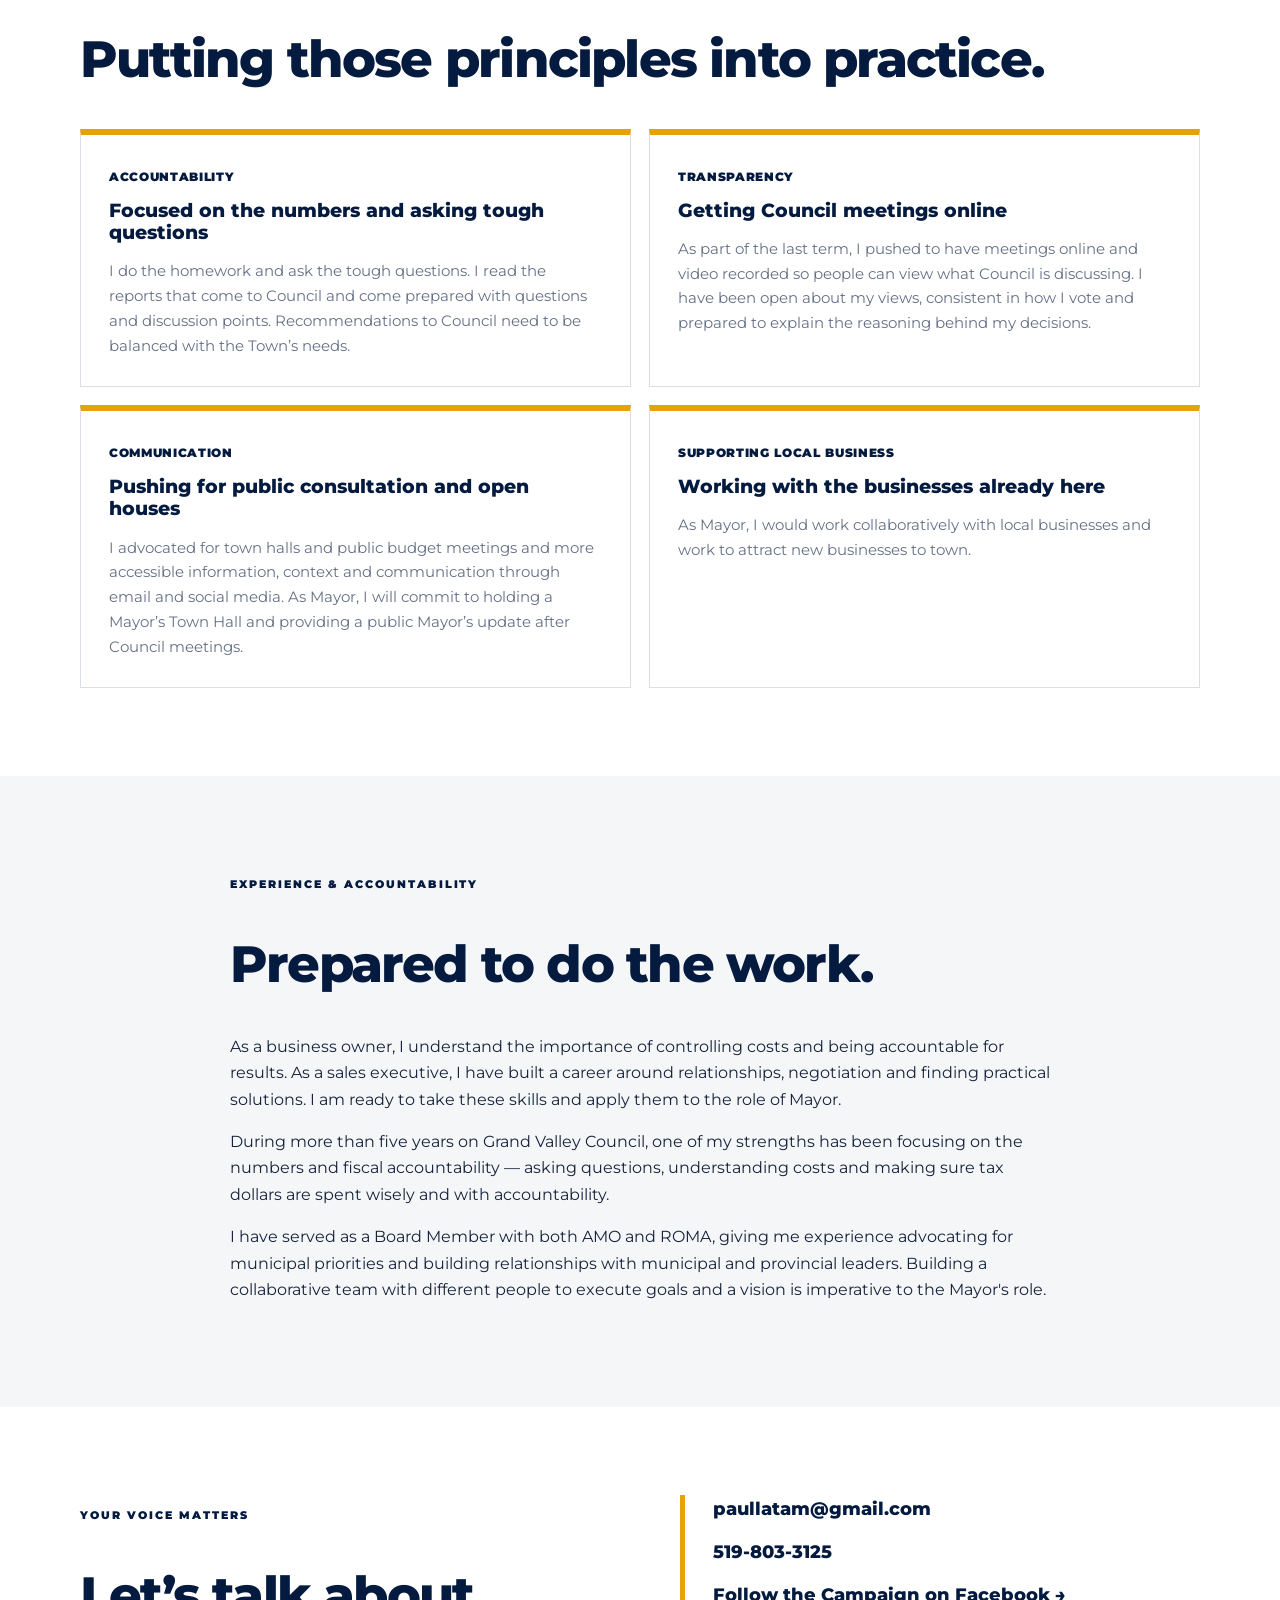
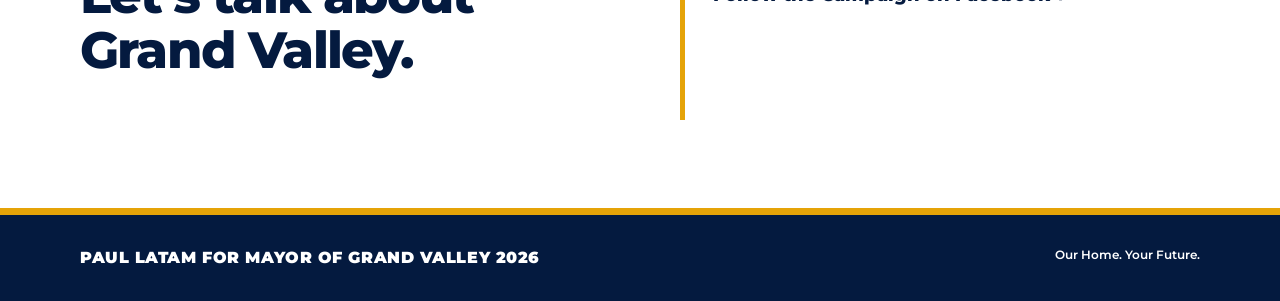
<file: plan.html>
<!doctype html><html lang="en"><head><meta charset="utf-8"><meta name="viewport" content="width=device-width,initial-scale=1">
<title>Read My Plan | Paul Latam for Mayor</title><meta name="description" content="Paul Latam's plan for Grand Valley: fiscal accountability, service review, efficiencies, business growth and practical leadership.">
<link rel="stylesheet" href="styles.css"></head><body>
<header><div class="wrap nav"><a class="brand" href="index.html">PAUL LATAM <span>FOR MAYOR OF GRAND VALLEY 2026</span></a><nav><a href="index.html">Home</a><a href="#taxes">Fiscal Plan</a><a href="#growth">Growth</a><a href="#leadership">Leadership</a><a href="#contact">Contact</a><a href="planning-farmland.html">Planning & Farmland</a></nav></div></header>
<main><section class="planhero"><div class="wrap narrow"><p class="eyebrow">READ MY PLAN</p><h1>Building a stronger Grand Valley for tomorrow.</h1>
<p class="lead">Responsible fiscal management. Practical decision making. A clear focus on the future while preserving the past.</p></div></section>

<section class="section"><div class="wrap narrow"><p class="eyebrow">OUR HOME. YOUR FUTURE.</p><h2>A practical plan for Grand Valley.</h2>
<p class="big">I believe good municipal leadership starts with fiscal accountability, listening to residents and making decisions balanced on what our community needs today and where we are going tomorrow.</p>
<p>My approach is built on continuing to listen to those in the community, making sure we are doing everything we reasonably can to manage municipal costs, deliver value and strengthen the revenue base that supports our community.</p></div></section>

<section id="taxes" class="section green"><div class="wrap"><p class="eyebrow">FISCAL ACCOUNTABILITY</p><h2>Review Services. Find Efficiencies. Drive Business Growth.</h2>
<div class="three"><article><b>01</b><h3>Review Services</h3><p>We should regularly review the services and programs the Town provides to determine whether they remain necessary, and whether the current service level makes sense for a community of our size.</p></article>
<article><b>02</b><h3>Find Efficiencies</h3><p>For the services we continue to provide, we should examine how they are delivered and look for cost savings, better processes and more efficient ways to achieve the same or better results.</p></article>
<article><b>03</b><h3>Drive Business Growth</h3><p>A broader commercial and industrial assessment base can generate additional municipal revenue and help reduce the amount of pressure placed on residential taxpayers.</p></article></div>
<p class="intro">Fiscal responsibility means understanding the numbers, questioning costs and making sure every dollar can be accounted for. That has been a consistent focus of mine on Grand Valley Council, and it would remain a priority as Mayor.</p>
<div class="tax-goal"><strong>As Mayor, I will work to stabilize tax increases closer to inflation and work to ensure residents get the best return on their tax dollars as possible.</strong></div>
</div></section>

<section id="growth" class="section"><div class="wrap narrow"><p class="eyebrow">PLANNING FOR MORE GROWTH</p><h2>Matching our decisions to the pace of growth.</h2>
<p class="big">Grand Valley is growing and will continue to grow. But growth does not always happen at the same pace.</p>
<p>The Town added services and made investments during a period when rapid development was expected to continue. Housing starts have slowed, and that means some of those decisions need to be reevaluated in the current market conditions.</p>
<p>We should evaluate where we are now, what residents need today and what services will be required in the short term. Planning ahead is important, but so is making evaluating the return on investment that taxpayers are getting.</p>
<p>We should also be proactive about attracting businesses and investment. More business growth means more local opportunity and a stronger tax base to help support municipal services that the residential developments rely on.  Residential growth requires the greatest amount of servicing, and therefore it's critical to drive business growth to offset those needed services.</p></div></section>

<section id="priorities" class="section priorities-section"><div class="wrap"><p class="eyebrow">MY PRIORITIES FOR GRAND VALLEY</p><h2>Practical priorities for our community.</h2>
<div class="prioritygrid">
<article><b>01</b><h3>Support Seniors</h3><p>Work to attract a long-term care home in our community so seniors have a better chance to remain in Grand Valley.</p></article>
<article><b>02</b><h3>Support Community-Led Initiatives</h3><p>Work with volunteers in the community to empower them to lead community-led initiatives that improve the way of life. This would reduce the need for programs paid by tax dollars.</p></article>
<article><b>03</b><h3>Bring People Together</h3><p>Create more opportunities for residents to come together through community events and shared spaces.</p></article>
<article><b>04</b><h3>Improve Parks</h3><p>Continue to expand and improve parks and playgrounds.</p></article>
<article><b>05</b><h3>Protect Farmland</h3><p>As Grand Valley grows, we must protect productive farmland as much as possible and plan responsibly for the future.</p><p class="card-link"><a href="planning-farmland.html">Read more about planning & farmland →</a></p></article>
<article><b>06</b><h3>Celebrate Volunteers</h3><p>Establish a yearly volunteer awards ceremony and celebrate the people who give their time to our community.</p></article>
</div></div></section>

<section id="leadership" class="section cream"><div class="wrap"><p class="eyebrow">LEADERSHIP MATTERS</p><h2>How I believe a Mayor should lead.</h2>
<div class="leadgrid"><article><h3>Listens</h3><p>A good Mayor balances listening to what residents say when decisions are made with the vision and long term goals of what is beneficial for the town.</p></article>
<article><h3>Finds Compromise</h3><p>A good Mayor works and builds support for practical solutions that move Grand Valley forward, while balancing the costs to the taxpayer.</p></article>
<article><h3>Is Decisive</h3><p>A good Mayor is prepared to provide direction, make decisions and keep Council focused on its strategic plan that residents expect us to deliver on.</p></article></div></div></section>

<section id="record" class="section"><div class="wrap"><p class="eyebrow">A RECORD OF ACCOUNTABILITY, TRANSPARENCY & COMMUNICATION</p><h2>Putting those principles into practice.</h2>
<div class="recordgrid">
<article><b>ACCOUNTABILITY</b><h3>Focused on the numbers and asking tough questions</h3><p>I do the homework and ask the tough questions. I read the reports that come to Council and come prepared with questions and discussion points. Recommendations to Council need to be balanced with the Town’s needs.</p></article>
<article><b>TRANSPARENCY</b><h3>Getting Council meetings online</h3><p>As part of the last term, I pushed to have meetings online and video recorded so people can view what Council is discussing. I have been open about my views, consistent in how I vote and prepared to explain the reasoning behind my decisions.</p></article>
<article><b>COMMUNICATION</b><h3>Pushing for public consultation and open houses</h3><p>I advocated for town halls and public budget meetings and more accessible information, context and communication through email and social media. As Mayor, I will commit to holding a Mayor’s Town Hall and providing a public Mayor’s update after Council meetings.</p></article>
<article><b>SUPPORTING LOCAL BUSINESS</b><h3>Working with the businesses already here</h3><p>As Mayor, I would work collaboratively with local businesses and work to attract new businesses to town.</p></article>
</div></div></section>

<section class="section gray"><div class="wrap narrow"><p class="eyebrow">EXPERIENCE & ACCOUNTABILITY</p><h2>Prepared to do the work.</h2>
<p>As a business owner, I understand the importance of controlling costs and being accountable for results. As a sales executive, I have built a career around relationships, negotiation and finding practical solutions.  I am ready to take these skills and apply them to the role of Mayor.</p>
<p>During more than five years on Grand Valley Council, one of my strengths has been focusing on the numbers and fiscal accountability — asking questions, understanding costs and making sure tax dollars are spent wisely and with accountability.</p>
<p>I have served as a Board Member with both AMO and ROMA, giving me experience advocating for municipal priorities and building relationships with municipal and provincial leaders.  Building a collaborative team with different people to execute goals and a vision is imperative to the Mayor's role.</p></div></section>

<section id="contact" class="section"><div class="wrap two"><div><p class="eyebrow">YOUR VOICE MATTERS</p><h2>Let’s talk about Grand Valley.</h2></div><div class="contact"><a href="mailto:paullatam@gmail.com">paullatam@gmail.com</a><a href="tel:+15198033125">519-803-3125</a><a href="https://www.facebook.com/share/17rsayq1ad/?mibextid=wwXIfr" target="_blank" rel="noopener">Follow the Campaign on Facebook →</a></div></div></section>
</main><footer><div class="wrap foot"><strong>PAUL LATAM FOR MAYOR OF GRAND VALLEY 2026</strong><span>Our Home. Your Future.</span></div></footer></body></html>
</file>
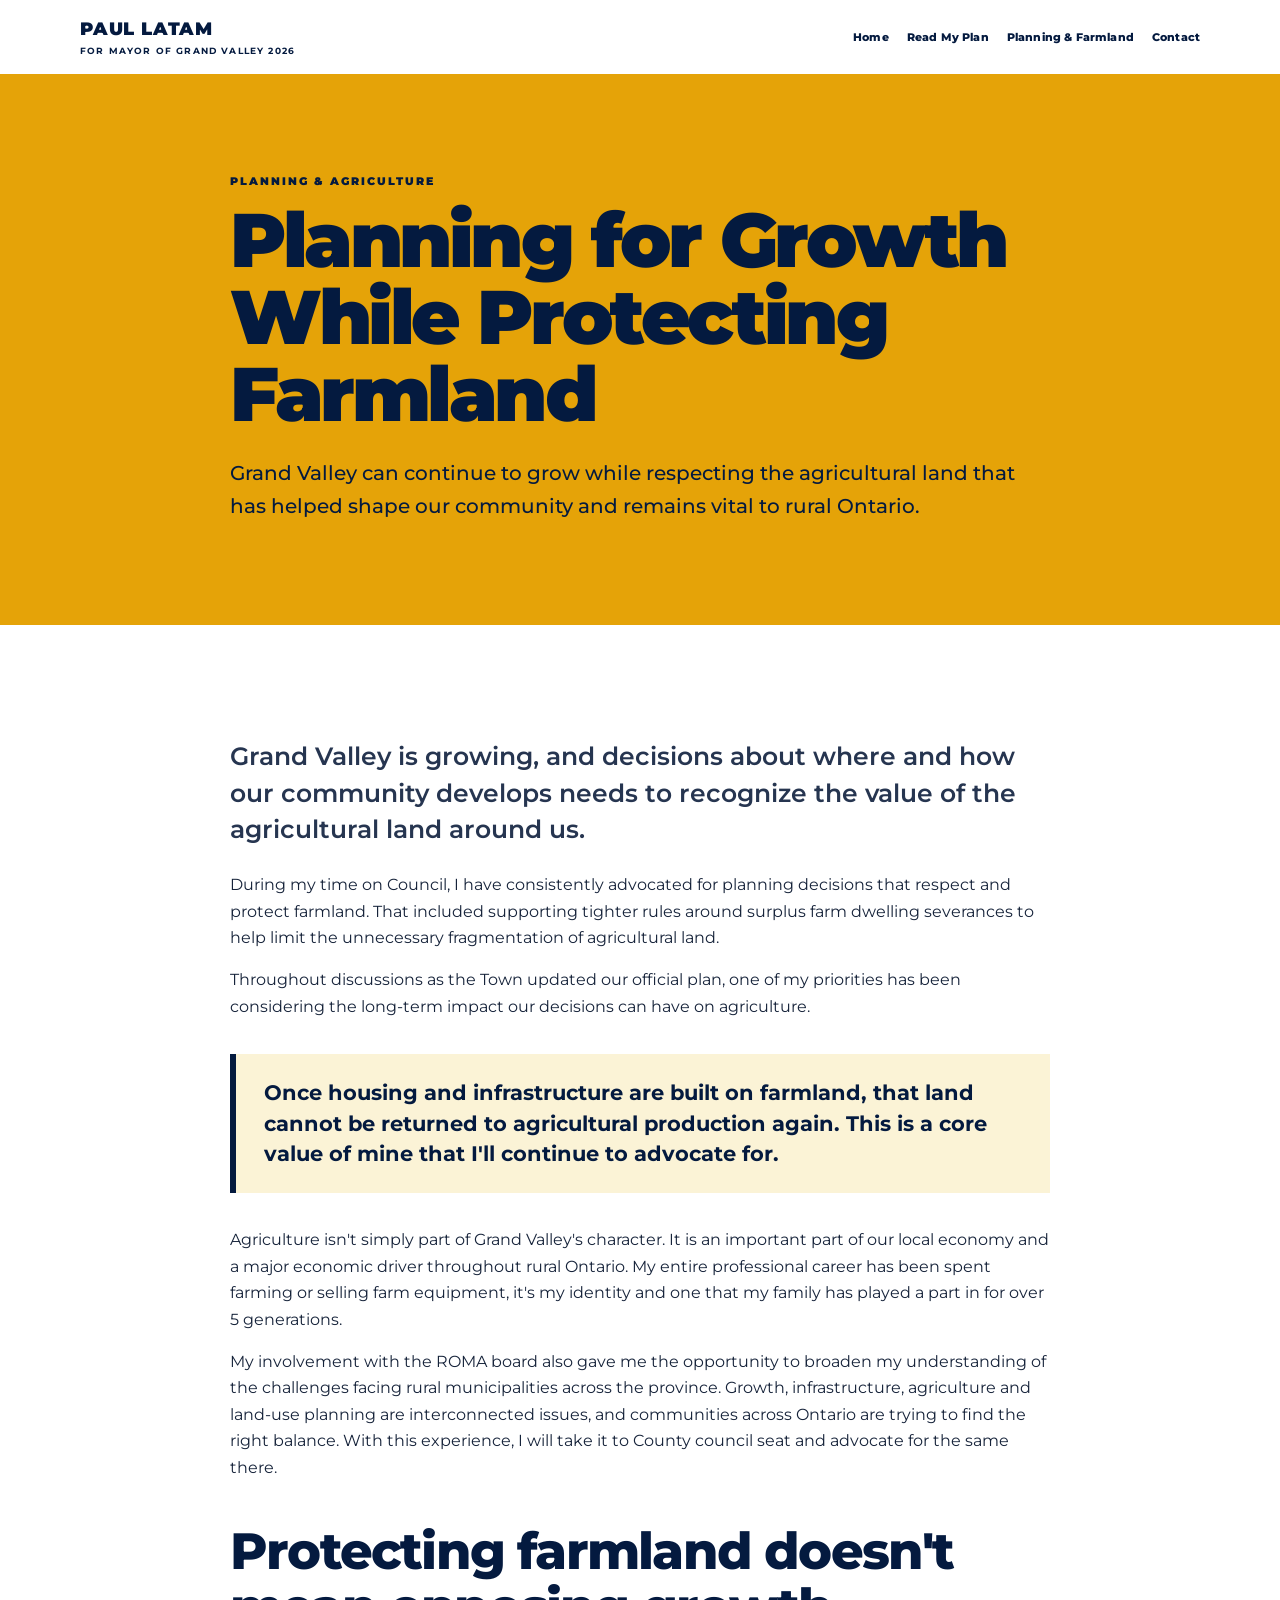
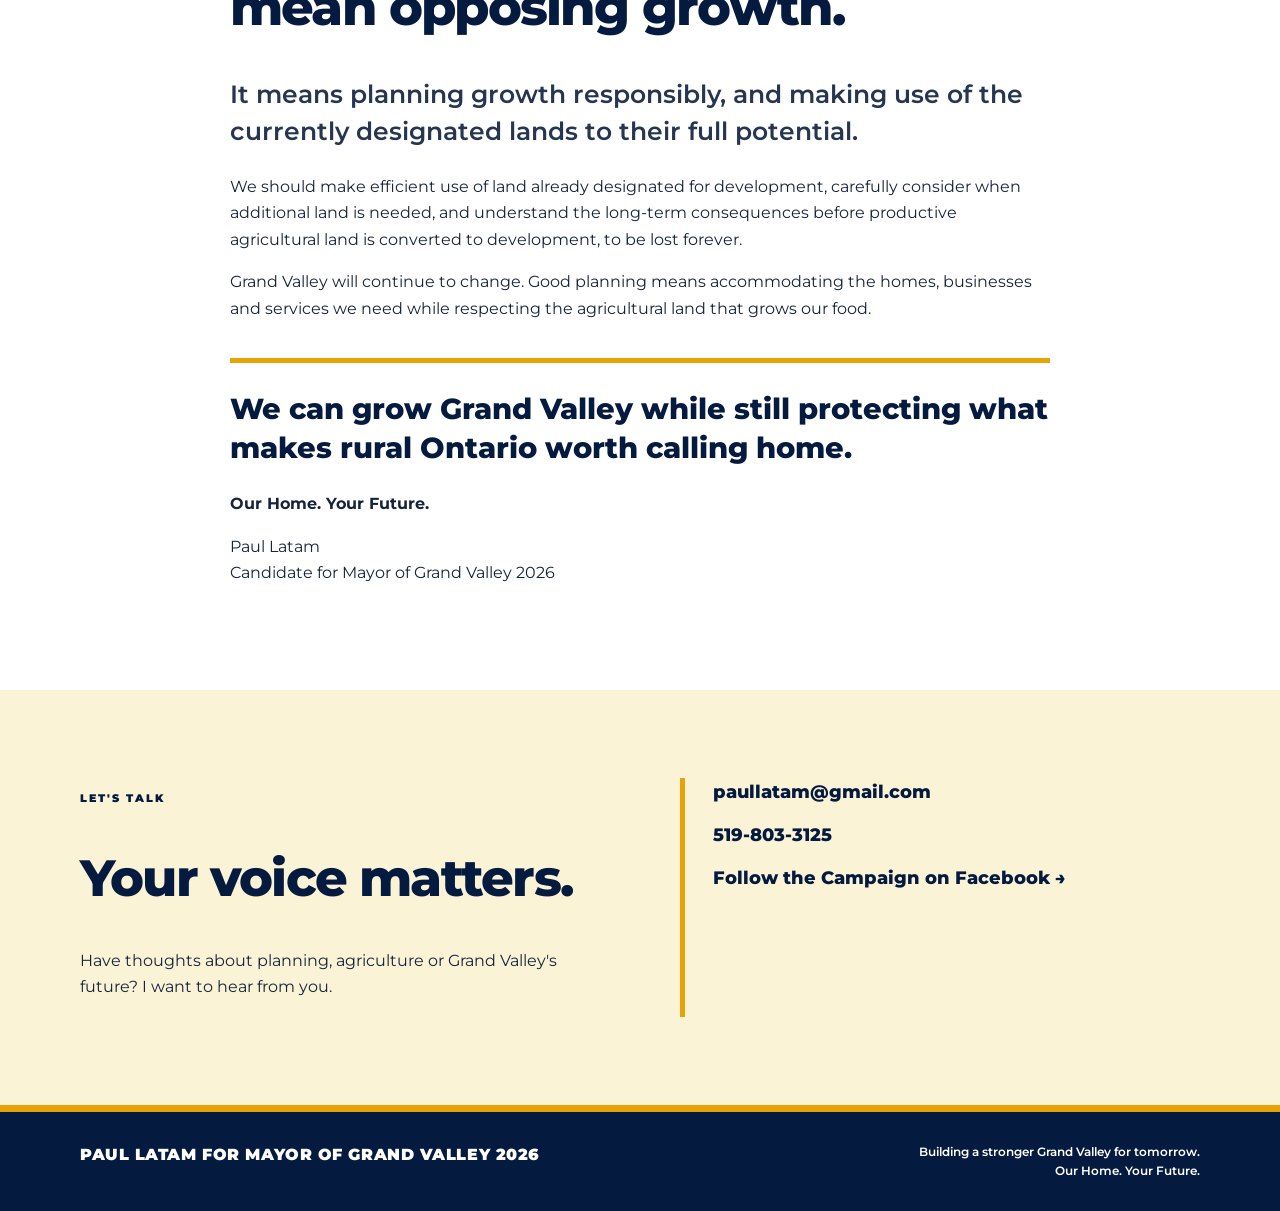
<file: planning-farmland.html>
<!doctype html>
<html lang="en">
<head>
<meta charset="utf-8">
<meta name="viewport" content="width=device-width,initial-scale=1">
<title>Planning for Growth While Protecting Farmland | Paul Latam</title>
<meta name="description" content="Paul Latam on responsible growth, protecting productive farmland and planning for Grand Valley's future.">
<link rel="stylesheet" href="styles.css">
</head>
<body>
<header><div class="wrap nav">
<a class="brand" href="index.html">PAUL LATAM <span>FOR MAYOR OF GRAND VALLEY 2026</span></a>
<nav><a href="index.html">Home</a><a href="plan.html">Read My Plan</a><a href="#article">Planning & Farmland</a><a href="#contact">Contact</a></nav>
</div></header>

<main>
<section class="planhero">
<div class="wrap narrow">
<p class="eyebrow">PLANNING & AGRICULTURE</p>
<h1>Planning for Growth While Protecting Farmland</h1>
<p class="lead">Grand Valley can continue to grow while respecting the agricultural land that has helped shape our community and remains vital to rural Ontario.</p>
</div>
</section>

<section id="article" class="section">
<div class="wrap narrow">
<p class="big">Grand Valley is growing, and decisions about where and how our community develops needs to recognize the value of the agricultural land around us.</p>

<p>During my time on Council, I have consistently advocated for planning decisions that respect and protect farmland. That included supporting tighter rules around surplus farm dwelling severances to help limit the unnecessary fragmentation of agricultural land.</p>

<p> Throughout discussions as the Town updated our official plan, one of my priorities has been considering the long-term impact our decisions can have on agriculture.</p>

<div class="article-callout"><strong>Once housing and infrastructure are built on farmland, that land cannot be returned to agricultural production again.  This is a core value of mine that I'll continue to advocate for.</strong></div>

<p>Agriculture isn't simply part of Grand Valley's character. It is an important part of our local economy and a major economic driver throughout rural Ontario.  My entire professional career has been spent farming or selling farm equipment, it's my identity and one that my family has played a part in for over 5 generations.</p>

<p>My involvement with the ROMA board also gave me the opportunity to broaden my understanding of the challenges facing rural municipalities across the province. Growth, infrastructure, agriculture and land-use planning are interconnected issues, and communities across Ontario are trying to find the right balance.  With this experience, I will take it to County council seat and advocate for the same there.</p>

<h2>Protecting farmland doesn't mean opposing growth.</h2>

<p class="big">It means planning growth responsibly, and making use of the currently designated lands to their full potential.</p>

<p>We should make efficient use of land already designated for development, carefully consider when additional land is needed, and understand the long-term consequences before productive agricultural land is converted to development, to be lost forever.</p>

<p>Grand Valley will continue to change. Good planning means accommodating the homes, businesses and services we need while respecting the agricultural land that grows our food.</p>

<div class="article-closing">We can grow Grand Valley while still protecting what makes rural Ontario worth calling home.</div>

<p><strong>Our Home. Your Future.</strong></p>
<p>Paul Latam<br>Candidate for Mayor of Grand Valley 2026</p>
</div>
</section>

<section id="contact" class="section cream">
<div class="wrap two">
<div><p class="eyebrow">LET'S TALK</p><h2>Your voice matters.</h2><p>Have thoughts about planning, agriculture or Grand Valley's future? I want to hear from you.</p></div>
<div class="contact">
<a href="mailto:paullatam@gmail.com">paullatam@gmail.com</a>
<a href="tel:+15198033125">519-803-3125</a>
<a href="https://www.facebook.com/share/17rsayq1ad/?mibextid=wwXIfr" target="_blank" rel="noopener">Follow the Campaign on Facebook →</a>
</div>
</div>
</section>
</main>

<footer><div class="wrap foot"><strong>PAUL LATAM FOR MAYOR OF GRAND VALLEY 2026</strong><span>Building a stronger Grand Valley for tomorrow.<br>Our Home. Your Future.</span></div></footer>
</body></html>
</file>
<file: styles.css>
@import url('https://fonts.googleapis.com/css2?family=Montserrat:wght@400;500;600;700;800;900&display=swap');

:root{
  --navy:#041A3F;
  --gold:#E5A308;
  --gold-soft:#FBF3D6;
  --ink:#16233A;
  --muted:#667085;
  --line:#D9DEE7;
  --gray:#F5F6F8;
  --white:#FFFFFF;
}

*{box-sizing:border-box}
html{scroll-behavior:smooth}
body{margin:0;font-family:"Montserrat",Arial,sans-serif;color:var(--ink);line-height:1.65;background:var(--white)}
.wrap{width:min(1120px,92%);margin:auto}
.narrow{max-width:820px}
header{position:sticky;top:0;background:var(--white);z-index:5;border-bottom:5px solid var(--gold)}
.nav{min-height:74px;display:flex;align-items:center;gap:28px}
.brand{margin-right:auto;color:var(--navy);font-weight:900;letter-spacing:.045em;text-decoration:none;font-size:18px}
.brand span{display:block;font-size:9px;letter-spacing:.13em;font-weight:700}
nav{display:flex;gap:18px}
nav a{text-decoration:none;color:var(--navy);font-size:11px;font-weight:800;letter-spacing:.015em}
nav a:hover{color:#9A6C00}
.hero,.planhero{background:var(--gold);padding:82px 0}
.hero-grid{display:grid;grid-template-columns:1.08fr .92fr;gap:65px;align-items:center}
.eyebrow{font-size:11px;font-weight:900;letter-spacing:.18em;color:var(--navy);text-transform:uppercase}
h1,h2,h3{color:var(--navy);font-family:"Montserrat",Arial,sans-serif}
h1{font-size:clamp(48px,6vw,76px);line-height:1.01;letter-spacing:-.045em;margin:12px 0 25px;font-weight:900}
h1 em{font-family:inherit;font-style:normal;color:var(--navy);font-weight:900}
h2{font-size:clamp(34px,4vw,53px);line-height:1.08;letter-spacing:-.035em;font-weight:800}
h3{font-weight:800;line-height:1.2}
.lead{font-size:20px;font-weight:500;color:var(--navy)}
.btn{display:inline-block;background:var(--navy);color:var(--white);text-decoration:none;padding:13px 21px;border-radius:2px;font-weight:800;font-size:13px;letter-spacing:.045em;text-transform:uppercase;margin:5px;border:2px solid var(--navy)}
.btn:hover{background:#0A2B62;border-color:#0A2B62}
.btn.alt{background:var(--white);color:var(--navy);border:2px solid var(--navy)}
.btn.alt:hover{background:var(--gold-soft)}
.photo{height:510px;overflow:hidden;background:var(--navy);box-shadow:18px 18px 0 var(--navy);border:5px solid var(--white)}
.photo img{width:100%;height:100%;object-fit:cover;object-position:50% 32%}
.section{padding:88px 0}
.big{font-size:25px;line-height:1.45;color:#263550;font-weight:600}
.green{background:var(--navy);color:var(--white);border-top:7px solid var(--gold);border-bottom:7px solid var(--gold)}
.green h2,.green h3{color:var(--white)}
.green .eyebrow{color:var(--gold)}
.intro{font-size:21px;max-width:850px;font-weight:500}
.three,.leadgrid{display:grid;grid-template-columns:repeat(3,1fr);gap:0;margin-top:32px}
.three article{padding:28px 35px 25px 0;border-top:1px solid rgba(255,255,255,.3)}
.three article+article{padding-left:35px;border-left:1px solid rgba(255,255,255,.3)}
.three b{font-size:12px;color:var(--gold);font-weight:900}
.more a{color:var(--gold);font-weight:800}
.tax-goal{margin:34px 0 10px;padding:22px 25px;background:var(--gold);color:var(--navy);border-left:6px solid var(--white);max-width:900px;font-size:18px;line-height:1.5}
.two{display:grid;grid-template-columns:1fr 1fr;gap:80px}
.cream{background:var(--gold-soft)}
.leadgrid article{padding:28px 32px}
.leadgrid article:first-child{padding-left:0}
.leadgrid article:last-child{padding-right:0}
.leadgrid article+article{border-left:1px solid #C8B46A}
.recordgrid{display:grid;grid-template-columns:repeat(2,minmax(0,1fr));gap:18px;margin-top:34px}
.recordgrid article{border:1px solid var(--line);border-top:6px solid var(--gold);background:var(--white);padding:28px}
.recordgrid b{color:var(--navy);font-size:12px;font-weight:900;letter-spacing:.055em}
.recordgrid h3{margin:10px 0 12px}
.recordgrid p{margin-bottom:0;color:var(--muted);font-size:15px}
.priorities-section{background:var(--navy);color:var(--white);border-top:7px solid var(--gold);border-bottom:7px solid var(--gold)}
.priorities-section h2,.priorities-section h3{color:var(--white)}
.priorities-section .eyebrow{color:var(--gold)}
.prioritygrid{display:grid;grid-template-columns:repeat(3,minmax(0,1fr));gap:16px;margin-top:34px}
.prioritygrid article{padding:25px;border:1px solid rgba(255,255,255,.22);border-top:5px solid var(--gold);background:rgba(255,255,255,.04)}
.prioritygrid b{color:var(--gold);font-size:12px;font-weight:900}
.prioritygrid h3{margin:10px 0 12px}
.prioritygrid p{margin-bottom:0}
.card-link{margin-top:15px!important}
.card-link a{color:var(--gold);font-weight:800;text-decoration:none}
.card-link a:hover{text-decoration:underline}
.gray{background:var(--gray)}
.cards{display:grid;grid-template-columns:repeat(4,1fr);gap:15px}
.cards article{border:1px solid var(--line);border-top:6px solid var(--gold);background:var(--white);padding:25px}
.cards b{color:var(--navy);font-size:12px;font-weight:900;letter-spacing:.055em}
.cards p{color:var(--muted);font-size:15px}
.quote{background:var(--gold);padding:70px 0;text-align:center;border-top:7px solid var(--navy);border-bottom:7px solid var(--navy)}
.quote blockquote{font-family:"Montserrat",Arial,sans-serif;font-size:clamp(38px,5vw,58px);color:var(--navy);margin:0 0 12px;font-weight:900;letter-spacing:-.035em}
.quote strong{color:var(--navy);font-weight:800}
.contact{border-left:5px solid var(--gold);padding-left:28px;display:flex;flex-direction:column;gap:13px}
.contact a{color:var(--navy);font-size:18px;font-weight:800;text-decoration:none}
.contact a:hover{text-decoration:underline}
footer{background:var(--navy);color:var(--white);padding:30px 0;border-top:7px solid var(--gold)}
.foot{display:flex;justify-content:space-between;gap:25px}
.foot strong{font-weight:900;letter-spacing:.035em}
.foot span{text-align:right;font-size:12px;font-weight:600}
.article-callout{margin:34px 0;padding:24px 28px;background:var(--gold-soft);border-left:6px solid var(--navy);color:var(--navy);font-size:21px;line-height:1.45;font-weight:700}
.article-closing{margin:36px 0 24px;padding-top:26px;border-top:5px solid var(--gold);font-family:"Montserrat",Arial,sans-serif;font-size:29px;line-height:1.35;color:var(--navy);font-weight:800}

@media(max-width:900px){
  nav{display:none}
  .hero-grid,.two{grid-template-columns:1fr}
  .cards{grid-template-columns:1fr 1fr}
  .three,.leadgrid{grid-template-columns:1fr}
  .prioritygrid{grid-template-columns:1fr 1fr}
  .three article,.three article+article{padding:24px 0;border-left:0;border-top:1px solid rgba(255,255,255,.3)}
  .leadgrid article,.leadgrid article+article{padding:24px 0;border-left:0;border-top:1px solid #C8B46A}
  .leadgrid article:first-child{border-top:0}
  .photo{height:440px}
  .section{padding:64px 0}
  .foot{flex-direction:column}
  .foot span{text-align:left}
}
@media(max-width:720px){
  .recordgrid,.prioritygrid{grid-template-columns:1fr}
  .recordgrid article,.prioritygrid article{padding:22px}
}
@media(max-width:520px){
  .wrap{width:min(100% - 32px,1120px)}
  .cards{grid-template-columns:1fr}
  .photo{height:370px;box-shadow:10px 10px 0 var(--navy)}
  h1{font-size:42px}
  h2{font-size:34px}
  .big{font-size:22px}
  .brand{font-size:16px}
  .hero,.planhero{padding:58px 0}
  .section{padding:54px 0}
  .tax-goal{font-size:17px;padding:20px;margin-top:28px}
  .contact{padding-left:20px}
  .contact a{font-size:16px;overflow-wrap:anywhere}
  .recordgrid,.prioritygrid{gap:14px}
}
</file>
